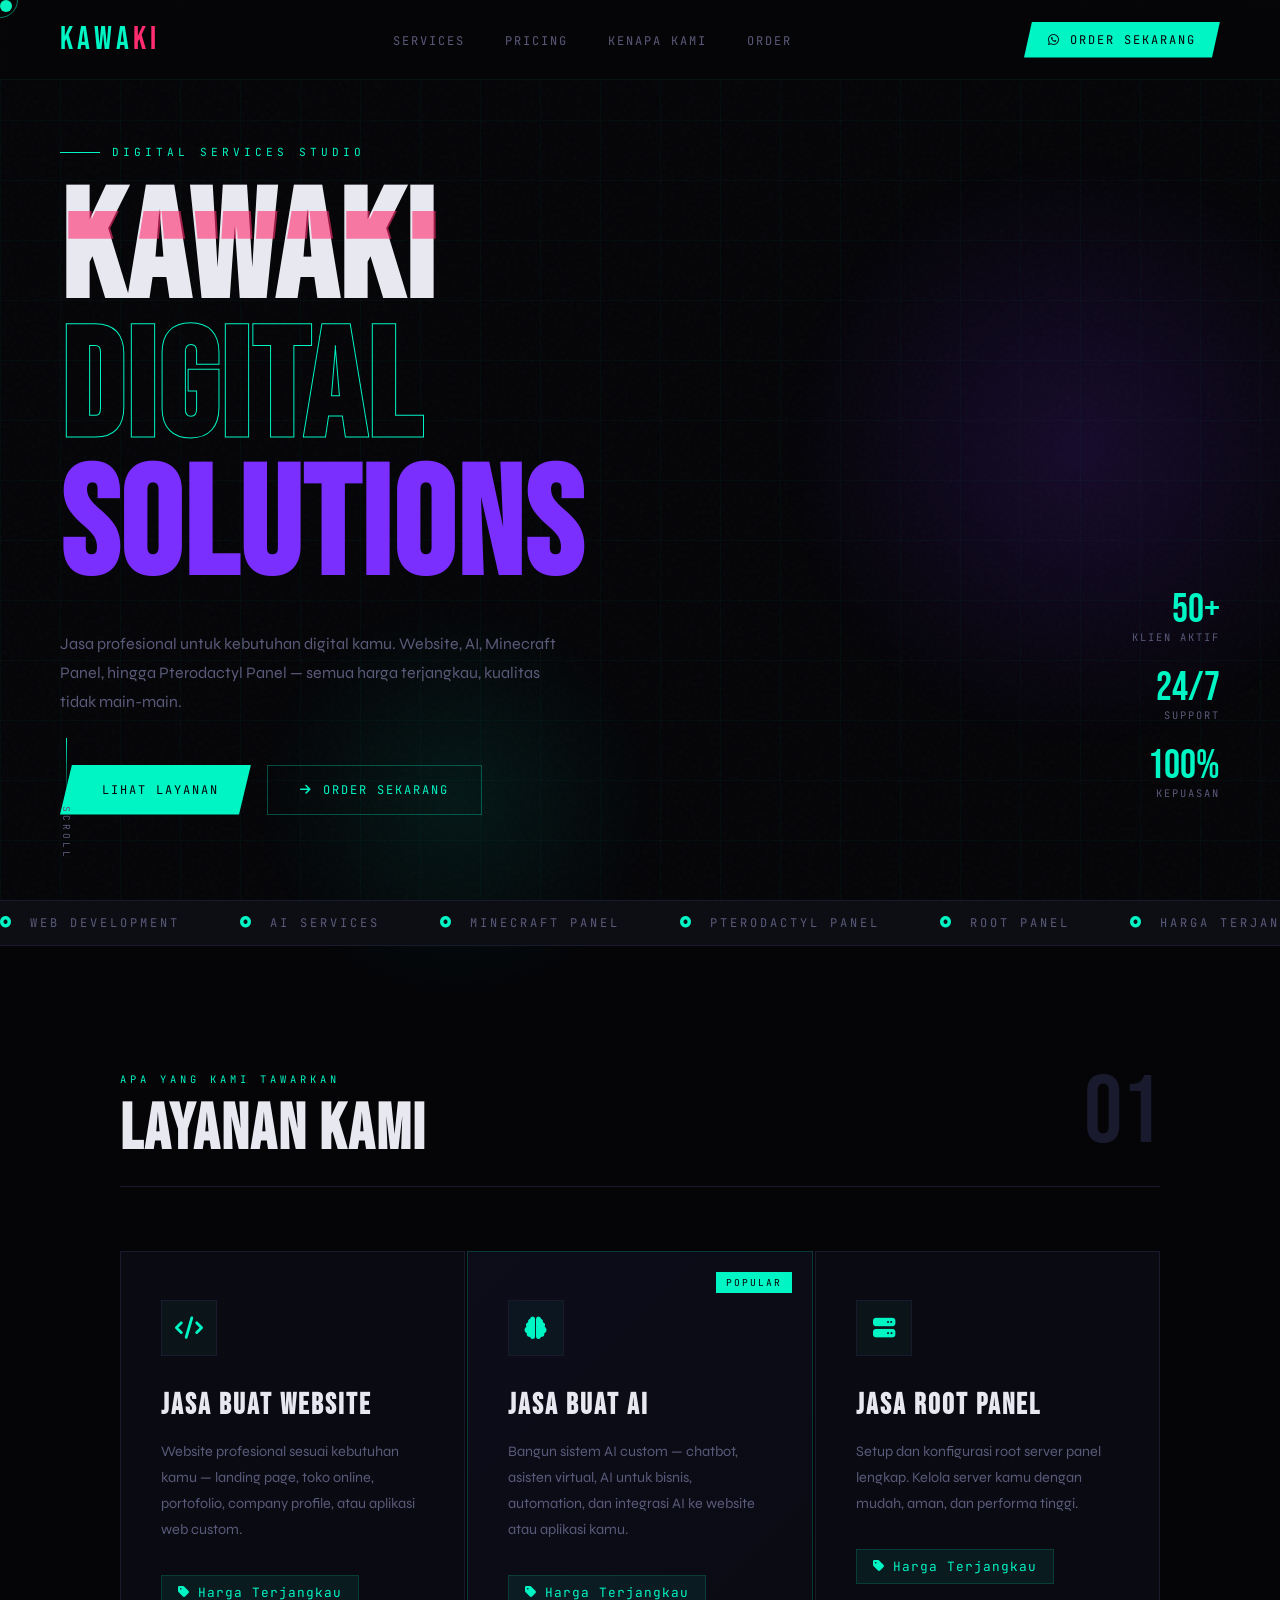
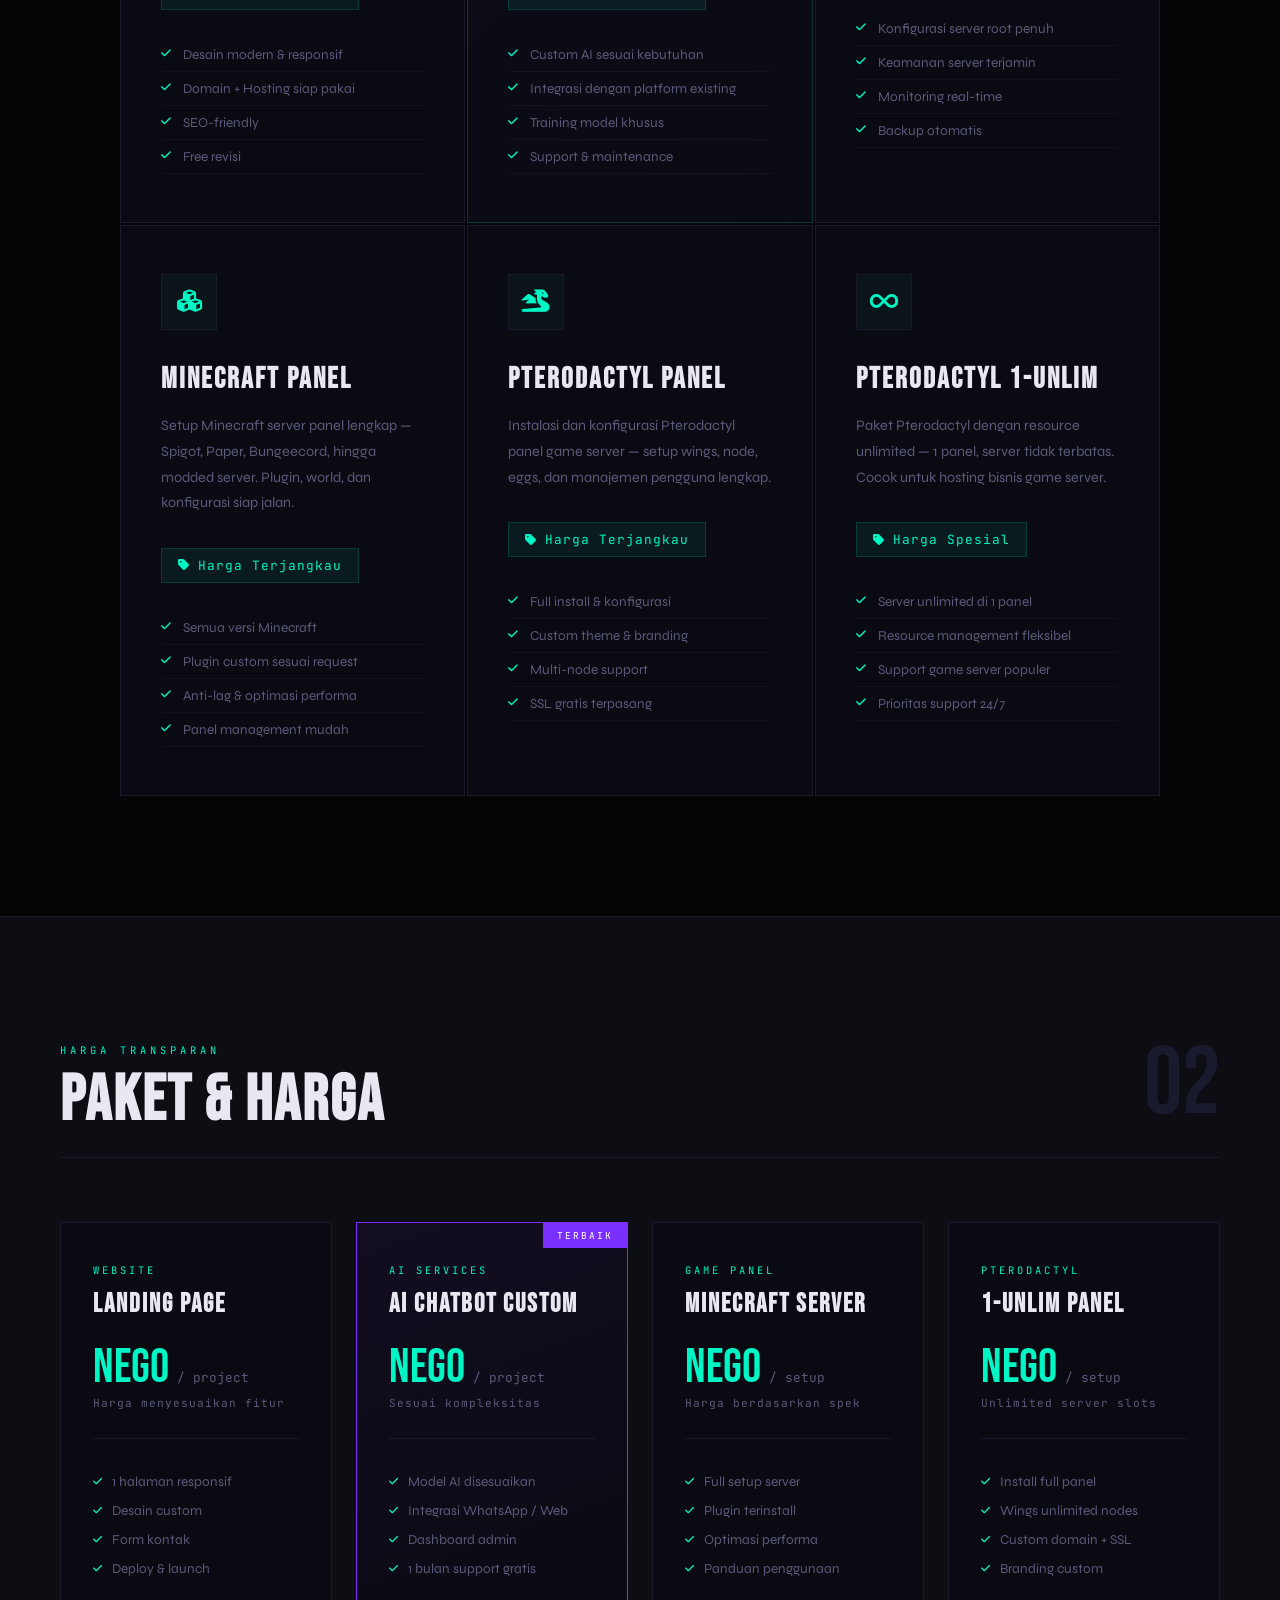
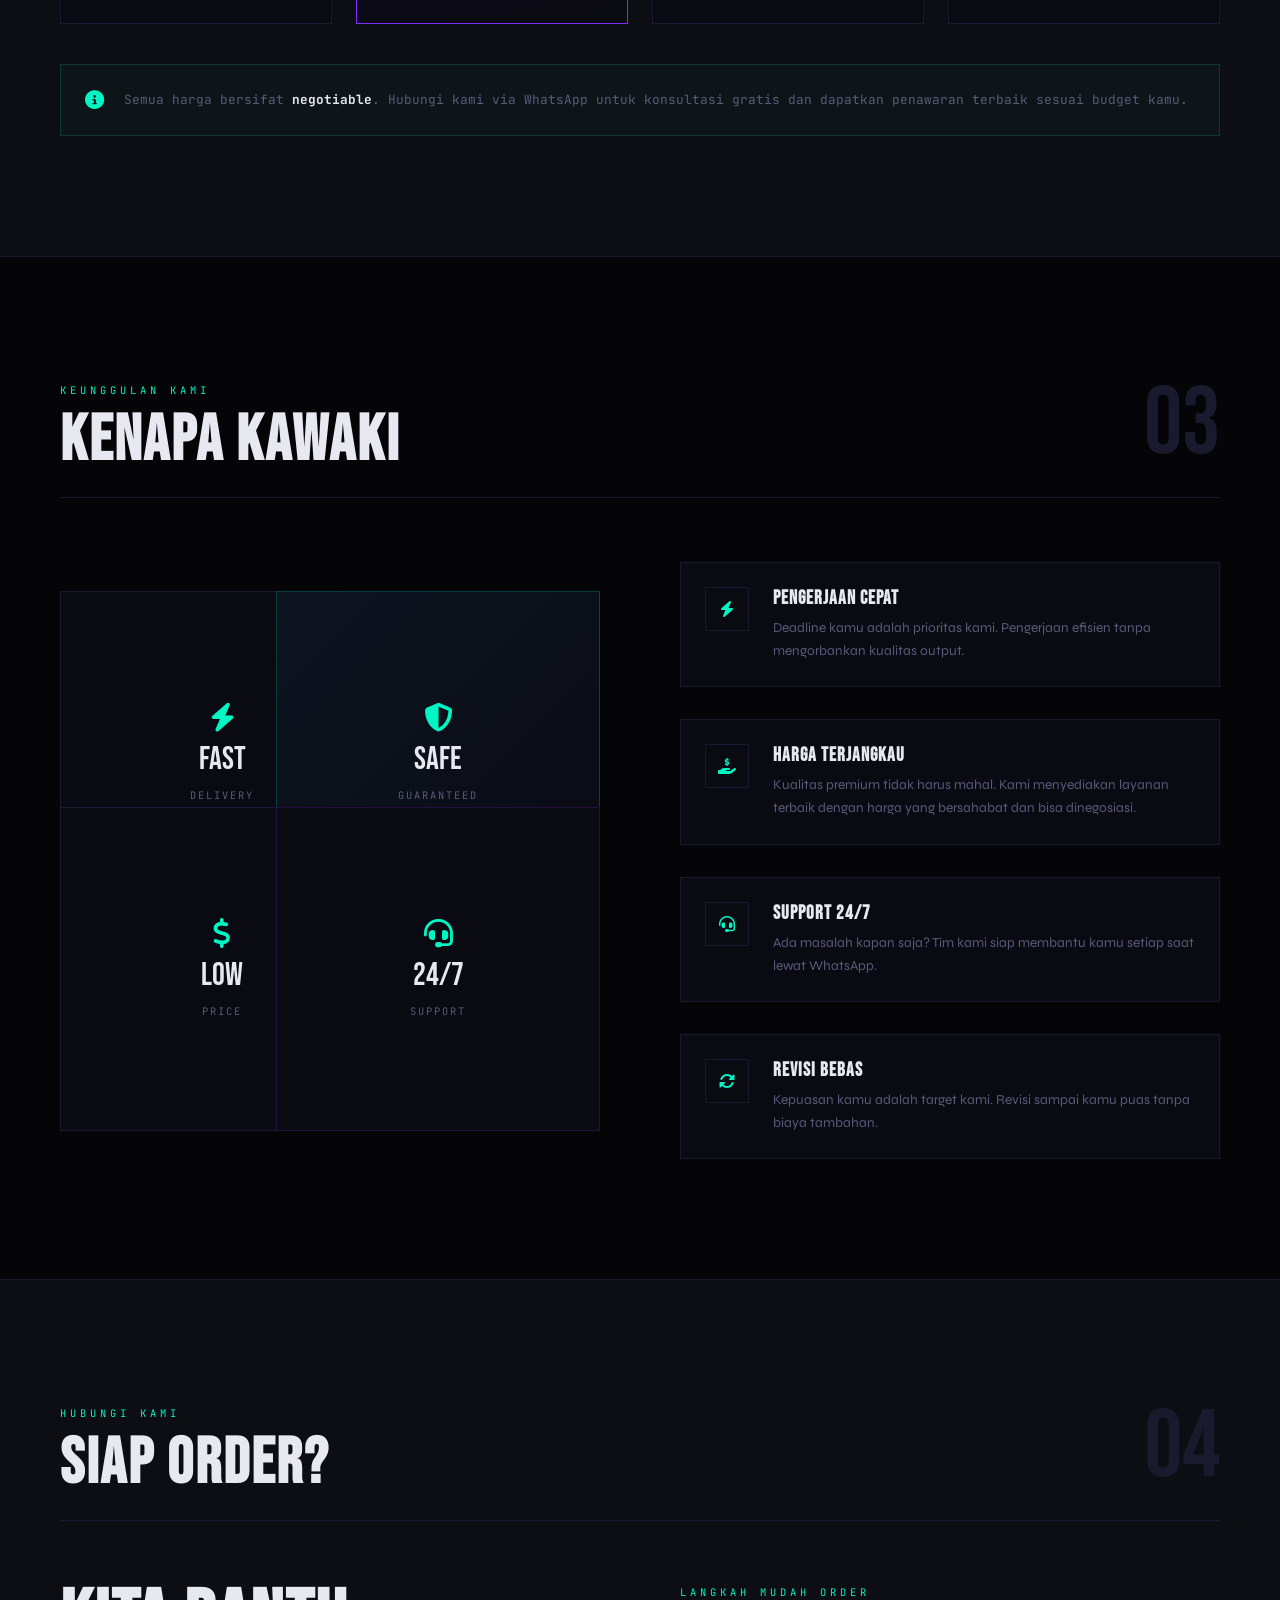
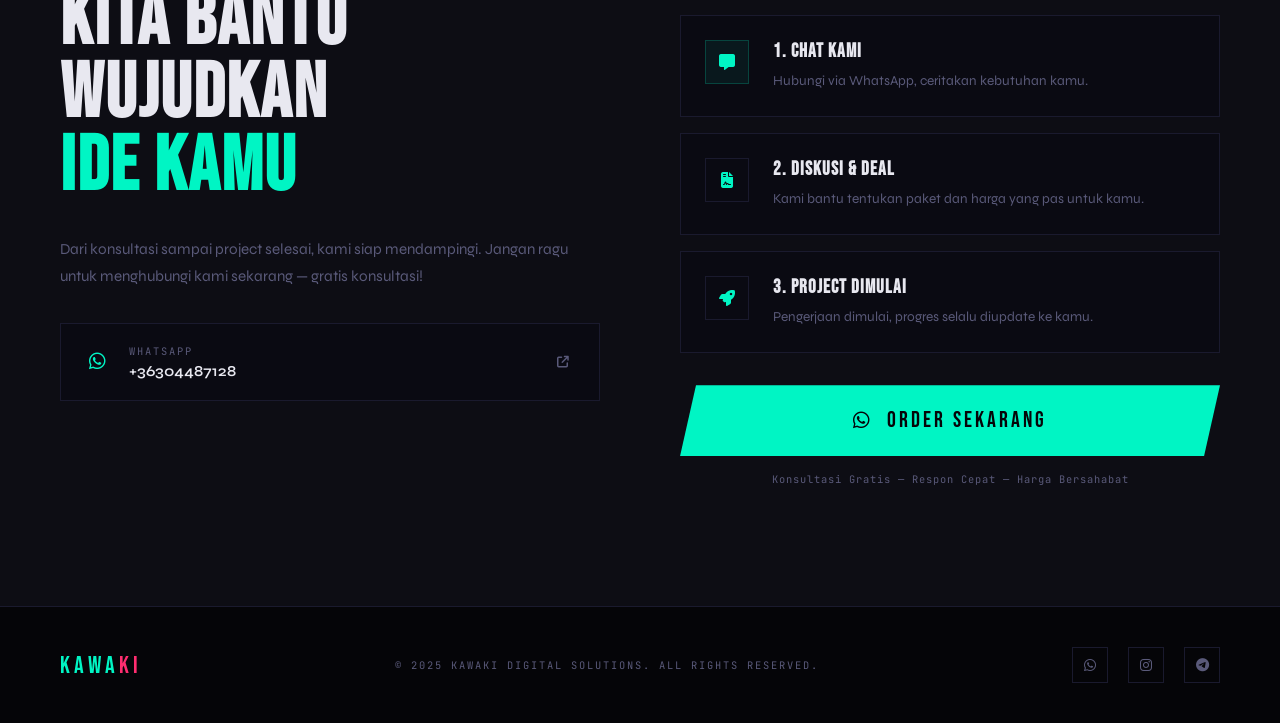
<file: 2kL4jH6gF8dD0sA2zXcV4bN6mQ8wE0rTyU2iIoP4aD6fG8hJ0kL2mN4pQ6rS8tU0vW2xY4zA6bC8dE0fG2hI4jK6lM8nO0pQ2rS4tU6vW8xY0zA2bC4dE6fG8hI0jK2lM4nO6pQ8rS0tU2vW4xY6zA8.html>
<!DOCTYPE html>
<html lang="id">
<head>
  <meta charset="UTF-8">
  <meta name="viewport" content="width=device-width, initial-scale=1.0">
  <link rel="icon" type="image/jpeg" href="https://files.catbox.moe/1bdpm6.jpg">
  <link rel="shortcut icon" type="image/jpeg" href="https://files.catbox.moe/1bdpm6.jpg">
  <title>Kawaki — Digital store</title>
  <link href="https://fonts.googleapis.com/css2?family=Bebas+Neue&family=Syne:wght@400;600;700;800&family=JetBrains+Mono:wght@300;400;700&display=swap" rel="stylesheet" />
  <link rel="stylesheet" href="https://cdnjs.cloudflare.com/ajax/libs/font-awesome/6.5.0/css/all.min.css" />
  
  <link rel="stylesheet" href="r.css">
</head>
<body>

<div class="cursor" id="cursor"></div>
<div class="cursor-trail" id="cursorTrail"></div>

<!-- NAV -->
<nav>
  <a href="#" class="nav-logo">KAWA<span>KI</span></a>
  <ul class="nav-links">
    <li><a href="#services">Services</a></li>
    <li><a href="#pricing">Pricing</a></li>
    <li><a href="#why">Kenapa Kami</a></li>
    <li><a href="#contact">Order</a></li>
  </ul>
  <a href="https://wa.me/3630448712" class="nav-cta">
    <i class="fa-brands fa-whatsapp"></i> Order Sekarang
  </a>
</nav>

<!-- HERO -->
<section class="hero" id="home">
  <div class="hero-orb"></div>
  <div class="hero-orb2"></div>

  <p class="hero-tag fade-up">Digital Services Studio</p>

  <h1 class="hero-title">
    <span class="line-1 glitch fade-up delay-1" data-text="KAWAKI">KAWAKI</span>
    <span class="line-2 fade-up delay-2">DIGITAL</span>
    <span class="line-3 fade-up delay-3">SOLUTIONS</span>
  </h1>

  <p class="hero-desc fade-up delay-4">
    Jasa profesional untuk kebutuhan digital kamu. Website, AI, Minecraft Panel, hingga Pterodactyl Panel — semua harga terjangkau, kualitas tidak main-main.
  </p>

  <div class="hero-actions fade-up delay-4">
    <a href="#services" class="btn-primary">
      <i class="fa-solid fa-grid-2"></i> Lihat Layanan
    </a>
    <a href="#contact" class="btn-secondary">
      <i class="fa-solid fa-arrow-right"></i> Order Sekarang
    </a>
  </div>

  <div class="hero-stats">
    <div class="stat-item">
      <div class="stat-num">50+</div>
      <div class="stat-label">Klien Aktif</div>
    </div>
    <div class="stat-item">
      <div class="stat-num">24/7</div>
      <div class="stat-label">Support</div>
    </div>
    <div class="stat-item">
      <div class="stat-num">100%</div>
      <div class="stat-label">Kepuasan</div>
    </div>
  </div>

  <div class="scroll-indicator">
    <div class="scroll-line"></div>
    <span class="scroll-text">Scroll</span>
  </div>
</section>

<!-- MARQUEE -->
<div class="marquee-wrap">
  <div class="marquee-track">
    <div class="marquee-item"><i class="fa-solid fa-circle-dot"></i>Web Development</div>
    <div class="marquee-item"><i class="fa-solid fa-circle-dot"></i>AI Services</div>
    <div class="marquee-item"><i class="fa-solid fa-circle-dot"></i>Minecraft Panel</div>
    <div class="marquee-item"><i class="fa-solid fa-circle-dot"></i>Pterodactyl Panel</div>
    <div class="marquee-item"><i class="fa-solid fa-circle-dot"></i>Root Panel</div>
    <div class="marquee-item"><i class="fa-solid fa-circle-dot"></i>Harga Terjangkau</div>
    <div class="marquee-item"><i class="fa-solid fa-circle-dot"></i>Fast Delivery</div>
    <div class="marquee-item"><i class="fa-solid fa-circle-dot"></i>Web Development</div>
    <div class="marquee-item"><i class="fa-solid fa-circle-dot"></i>AI Services</div>
    <div class="marquee-item"><i class="fa-solid fa-circle-dot"></i>Minecraft Panel</div>
    <div class="marquee-item"><i class="fa-solid fa-circle-dot"></i>Pterodactyl Panel</div>
    <div class="marquee-item"><i class="fa-solid fa-circle-dot"></i>Root Panel</div>
    <div class="marquee-item"><i class="fa-solid fa-circle-dot"></i>Harga Terjangkau</div>
    <div class="marquee-item"><i class="fa-solid fa-circle-dot"></i>Fast Delivery</div>
  </div>
</div>

<!-- SERVICES -->
<section id="services">
  <div style="padding: 0 60px;">
    <div class="section-header fade-up">
      <div>
        <p class="section-tag">Apa Yang Kami Tawarkan</p>
        <h2 class="section-title">Layanan Kami</h2>
      </div>
      <span class="section-num">01</span>
    </div>
  </div>

  <div class="services-grid" style="padding: 0 60px 0;">

    <div class="service-card fade-up delay-1">
      <div class="service-icon">
        <i class="fa-solid fa-code"></i>
      </div>
      <h3 class="service-title">Jasa Buat Website</h3>
      <p class="service-desc">Website profesional sesuai kebutuhan kamu — landing page, toko online, portofolio, company profile, atau aplikasi web custom.</p>
      <div class="service-price">
        <i class="fa-solid fa-tag"></i> Harga Terjangkau
      </div>
      <ul class="service-features">
        <li><i class="fa-solid fa-check"></i> Desain modern & responsif</li>
        <li><i class="fa-solid fa-check"></i> Domain + Hosting siap pakai</li>
        <li><i class="fa-solid fa-check"></i> SEO-friendly</li>
        <li><i class="fa-solid fa-check"></i> Free revisi</li>
      </ul>
    </div>

    <div class="service-card featured fade-up delay-2">
      <div class="featured-badge">Popular</div>
      <div class="service-icon">
        <i class="fa-solid fa-brain"></i>
      </div>
      <h3 class="service-title">Jasa Buat AI</h3>
      <p class="service-desc">Bangun sistem AI custom — chatbot, asisten virtual, AI untuk bisnis, automation, dan integrasi AI ke website atau aplikasi kamu.</p>
      <div class="service-price">
        <i class="fa-solid fa-tag"></i> Harga Terjangkau
      </div>
      <ul class="service-features">
        <li><i class="fa-solid fa-check"></i> Custom AI sesuai kebutuhan</li>
        <li><i class="fa-solid fa-check"></i> Integrasi dengan platform existing</li>
        <li><i class="fa-solid fa-check"></i> Training model khusus</li>
        <li><i class="fa-solid fa-check"></i> Support & maintenance</li>
      </ul>
    </div>

    <div class="service-card fade-up delay-3">
      <div class="service-icon">
        <i class="fa-solid fa-server"></i>
      </div>
      <h3 class="service-title">Jasa Root Panel</h3>
      <p class="service-desc">Setup dan konfigurasi root server panel lengkap. Kelola server kamu dengan mudah, aman, dan performa tinggi.</p>
      <div class="service-price">
        <i class="fa-solid fa-tag"></i> Harga Terjangkau
      </div>
      <ul class="service-features">
        <li><i class="fa-solid fa-check"></i> Konfigurasi server root penuh</li>
        <li><i class="fa-solid fa-check"></i> Keamanan server terjamin</li>
        <li><i class="fa-solid fa-check"></i> Monitoring real-time</li>
        <li><i class="fa-solid fa-check"></i> Backup otomatis</li>
      </ul>
    </div>

    <div class="service-card fade-up delay-1">
      <div class="service-icon">
        <i class="fa-solid fa-cubes"></i>
      </div>
      <h3 class="service-title">Minecraft Panel</h3>
      <p class="service-desc">Setup Minecraft server panel lengkap — Spigot, Paper, Bungeecord, hingga modded server. Plugin, world, dan konfigurasi siap jalan.</p>
      <div class="service-price">
        <i class="fa-solid fa-tag"></i> Harga Terjangkau
      </div>
      <ul class="service-features">
        <li><i class="fa-solid fa-check"></i> Semua versi Minecraft</li>
        <li><i class="fa-solid fa-check"></i> Plugin custom sesuai request</li>
        <li><i class="fa-solid fa-check"></i> Anti-lag & optimasi performa</li>
        <li><i class="fa-solid fa-check"></i> Panel management mudah</li>
      </ul>
    </div>

    <div class="service-card fade-up delay-2">
      <div class="service-icon">
        <i class="fa-solid fa-dragon"></i>
      </div>
      <h3 class="service-title">Pterodactyl Panel</h3>
      <p class="service-desc">Instalasi dan konfigurasi Pterodactyl panel game server — setup wings, node, eggs, dan manajemen pengguna lengkap.</p>
      <div class="service-price">
        <i class="fa-solid fa-tag"></i> Harga Terjangkau
      </div>
      <ul class="service-features">
        <li><i class="fa-solid fa-check"></i> Full install & konfigurasi</li>
        <li><i class="fa-solid fa-check"></i> Custom theme & branding</li>
        <li><i class="fa-solid fa-check"></i> Multi-node support</li>
        <li><i class="fa-solid fa-check"></i> SSL gratis terpasang</li>
      </ul>
    </div>

    <div class="service-card fade-up delay-3">
      <div class="service-icon">
        <i class="fa-solid fa-infinity"></i>
      </div>
      <h3 class="service-title">Pterodactyl 1-Unlim</h3>
      <p class="service-desc">Paket Pterodactyl dengan resource unlimited — 1 panel, server tidak terbatas. Cocok untuk hosting bisnis game server.</p>
      <div class="service-price">
        <i class="fa-solid fa-tag"></i> Harga Spesial
      </div>
      <ul class="service-features">
        <li><i class="fa-solid fa-check"></i> Server unlimited di 1 panel</li>
        <li><i class="fa-solid fa-check"></i> Resource management fleksibel</li>
        <li><i class="fa-solid fa-check"></i> Support game server populer</li>
        <li><i class="fa-solid fa-check"></i> Prioritas support 24/7</li>
      </ul>
    </div>

  </div>
</section>

<!-- PRICING -->
<section id="pricing">
  <div class="section-header fade-up">
    <div>
      <p class="section-tag">Harga Transparan</p>
      <h2 class="section-title">Paket & Harga</h2>
    </div>
    <span class="section-num">02</span>
  </div>

  <div class="pricing-grid">

    <div class="pricing-card fade-up delay-1">
      <p class="pricing-service">Website</p>
      <h3 class="pricing-name">Landing Page</h3>
      <div class="pricing-price">Nego <span>/ project</span></div>
      <p class="pricing-period">Harga menyesuaikan fitur</p>
      <div class="pricing-divider"></div>
      <ul class="pricing-list">
        <li><i class="fa-solid fa-check"></i> 1 halaman responsif</li>
        <li><i class="fa-solid fa-check"></i> Desain custom</li>
        <li><i class="fa-solid fa-check"></i> Form kontak</li>
        <li><i class="fa-solid fa-check"></i> Deploy & launch</li>
      </ul>
    </div>

    <div class="pricing-card hot fade-up delay-2">
      <div class="hot-badge">Terbaik</div>
      <p class="pricing-service">AI Services</p>
      <h3 class="pricing-name">AI Chatbot Custom</h3>
      <div class="pricing-price">Nego <span>/ project</span></div>
      <p class="pricing-period">Sesuai kompleksitas</p>
      <div class="pricing-divider"></div>
      <ul class="pricing-list">
        <li><i class="fa-solid fa-check"></i> Model AI disesuaikan</li>
        <li><i class="fa-solid fa-check"></i> Integrasi WhatsApp / Web</li>
        <li><i class="fa-solid fa-check"></i> Dashboard admin</li>
        <li><i class="fa-solid fa-check"></i> 1 bulan support gratis</li>
      </ul>
    </div>

    <div class="pricing-card fade-up delay-3">
      <p class="pricing-service">Game Panel</p>
      <h3 class="pricing-name">Minecraft Server</h3>
      <div class="pricing-price">Nego <span>/ setup</span></div>
      <p class="pricing-period">Harga berdasarkan spek</p>
      <div class="pricing-divider"></div>
      <ul class="pricing-list">
        <li><i class="fa-solid fa-check"></i> Full setup server</li>
        <li><i class="fa-solid fa-check"></i> Plugin terinstall</li>
        <li><i class="fa-solid fa-check"></i> Optimasi performa</li>
        <li><i class="fa-solid fa-check"></i> Panduan penggunaan</li>
      </ul>
    </div>

    <div class="pricing-card fade-up delay-4">
      <p class="pricing-service">Pterodactyl</p>
      <h3 class="pricing-name">1-Unlim Panel</h3>
      <div class="pricing-price">Nego <span>/ setup</span></div>
      <p class="pricing-period">Unlimited server slots</p>
      <div class="pricing-divider"></div>
      <ul class="pricing-list">
        <li><i class="fa-solid fa-check"></i> Install full panel</li>
        <li><i class="fa-solid fa-check"></i> Wings unlimited nodes</li>
        <li><i class="fa-solid fa-check"></i> Custom domain + SSL</li>
        <li><i class="fa-solid fa-check"></i> Branding custom</li>
      </ul>
    </div>

  </div>

  <div style="margin-top: 40px; padding: 24px; border: 1px solid rgba(0,245,196,0.15); background: rgba(0,245,196,0.03); display: flex; align-items: center; gap: 20px;" class="fade-up">
    <i class="fa-solid fa-circle-info" style="color: var(--accent); font-size: 1.2rem; flex-shrink: 0;"></i>
    <p style="font-family: 'JetBrains Mono', monospace; font-size: 0.8rem; color: var(--muted); line-height: 1.7;">
      Semua harga bersifat <strong style="color: var(--text);">negotiable</strong>. Hubungi kami via WhatsApp untuk konsultasi gratis dan dapatkan penawaran terbaik sesuai budget kamu.
    </p>
  </div>
</section>

<!-- WHY US -->
<section id="why">
  <div class="section-header fade-up">
    <div>
      <p class="section-tag">Keunggulan Kami</p>
      <h2 class="section-title">Kenapa Kawaki</h2>
    </div>
    <span class="section-num">03</span>
  </div>

  <div class="why-grid">

    <div class="why-visual fade-up">
      <div class="why-box box-a">
        <i class="fa-solid fa-bolt"></i>
        <div class="box-num">FAST</div>
        <div class="box-label">Delivery</div>
      </div>
      <div class="why-box box-b">
        <i class="fa-solid fa-shield-halved"></i>
        <div class="box-num">SAFE</div>
        <div class="box-label">Guaranteed</div>
      </div>
      <div class="why-box box-c">
        <i class="fa-solid fa-dollar-sign"></i>
        <div class="box-num">LOW</div>
        <div class="box-label">Price</div>
      </div>
      <div class="why-box box-d">
        <i class="fa-solid fa-headset"></i>
        <div class="box-num">24/7</div>
        <div class="box-label">Support</div>
      </div>
    </div>

    <div class="why-content">
      <div class="why-item fade-up delay-1">
        <div class="why-item-icon"><i class="fa-solid fa-bolt"></i></div>
        <div>
          <h4 class="why-item-title">Pengerjaan Cepat</h4>
          <p class="why-item-desc">Deadline kamu adalah prioritas kami. Pengerjaan efisien tanpa mengorbankan kualitas output.</p>
        </div>
      </div>
      <div class="why-item fade-up delay-2">
        <div class="why-item-icon"><i class="fa-solid fa-hand-holding-dollar"></i></div>
        <div>
          <h4 class="why-item-title">Harga Terjangkau</h4>
          <p class="why-item-desc">Kualitas premium tidak harus mahal. Kami menyediakan layanan terbaik dengan harga yang bersahabat dan bisa dinegosiasi.</p>
        </div>
      </div>
      <div class="why-item fade-up delay-3">
        <div class="why-item-icon"><i class="fa-solid fa-headset"></i></div>
        <div>
          <h4 class="why-item-title">Support 24/7</h4>
          <p class="why-item-desc">Ada masalah kapan saja? Tim kami siap membantu kamu setiap saat lewat WhatsApp.</p>
        </div>
      </div>
      <div class="why-item fade-up delay-4">
        <div class="why-item-icon"><i class="fa-solid fa-rotate"></i></div>
        <div>
          <h4 class="why-item-title">Revisi Bebas</h4>
          <p class="why-item-desc">Kepuasan kamu adalah target kami. Revisi sampai kamu puas tanpa biaya tambahan.</p>
        </div>
      </div>
    </div>

  </div>
</section>

<!-- CONTACT -->
<section id="contact">
  <div class="section-header fade-up">
    <div>
      <p class="section-tag">Hubungi Kami</p>
      <h2 class="section-title">Siap Order?</h2>
    </div>
    <span class="section-num">04</span>
  </div>

  <div class="contact-inner">

    <div class="contact-info fade-up">
      <h2 class="contact-headline">
        KITA BANTU<br>WUJUDKAN<br><em>IDE KAMU</em>
      </h2>
      <p style="font-size: 0.95rem; color: var(--muted); line-height: 1.8;">
        Dari konsultasi sampai project selesai, kami siap mendampingi. Jangan ragu untuk menghubungi kami sekarang — gratis konsultasi!
      </p>
      <a href="https://wa.me/3630448712" class="contact-detail" target="_blank" rel="noopener">
        <i class="fa-brands fa-whatsapp"></i>
        <div>
          <div class="contact-detail-label">WhatsApp</div>
          <div class="contact-detail-val">+36304487128</div>
        </div>
        <i class="fa-solid fa-arrow-up-right-from-square" style="margin-left: auto; font-size: 0.75rem; color: var(--muted);"></i>
      </a>
    </div>

    <div class="contact-cta-wrap fade-up delay-2">
      <p class="section-tag">Langkah Mudah Order</p>

      <div class="why-item" style="margin-bottom: 0;">
        <div class="why-item-icon" style="background: rgba(0,245,196,0.06); border-color: rgba(0,245,196,0.2);">
          <i class="fa-solid fa-message" style="color: var(--accent);"></i>
        </div>
        <div>
          <h4 class="why-item-title">1. Chat Kami</h4>
          <p class="why-item-desc">Hubungi via WhatsApp, ceritakan kebutuhan kamu.</p>
        </div>
      </div>

      <div class="why-item" style="margin-bottom: 0;">
        <div class="why-item-icon">
          <i class="fa-solid fa-file-contract"></i>
        </div>
        <div>
          <h4 class="why-item-title">2. Diskusi & Deal</h4>
          <p class="why-item-desc">Kami bantu tentukan paket dan harga yang pas untuk kamu.</p>
        </div>
      </div>

      <div class="why-item" style="margin-bottom: 0;">
        <div class="why-item-icon">
          <i class="fa-solid fa-rocket"></i>
        </div>
        <div>
          <h4 class="why-item-title">3. Project Dimulai</h4>
          <p class="why-item-desc">Pengerjaan dimulai, progres selalu diupdate ke kamu.</p>
        </div>
      </div>

      <a href="https://wa.me/36304487128" class="order-btn" target="_blank" rel="noopener">
        <i class="fa-brands fa-whatsapp"></i>
        ORDER SEKARANG
      </a>

      <p style="font-family: 'JetBrains Mono', monospace; font-size: 0.65rem; color: var(--muted); letter-spacing: 1px; text-align: center;">
        Konsultasi Gratis — Respon Cepat — Harga Bersahabat
      </p>
    </div>

  </div>
</section>

<!-- FOOTER -->
<footer>
  <div class="footer-logo">KAWA<span>KI</span></div>
  <p class="footer-copy">&copy; 2025 Kawaki Digital Solutions. All rights reserved.</p>
  <div class="footer-socials">
    <a href="https://wa.me/36304487128" target="_blank" rel="noopener" title="WhatsApp">
      <i class="fa-brands fa-whatsapp"></i>
    </a>
    <a href="#" title="Instagram"><i class="fa-brands fa-instagram"></i></a>
    <a href="#" title="Telegram"><i class="fa-brands fa-telegram"></i></a>
  </div>
</footer>


  <script src="r.js"></script>
</body>
</html>
</file>
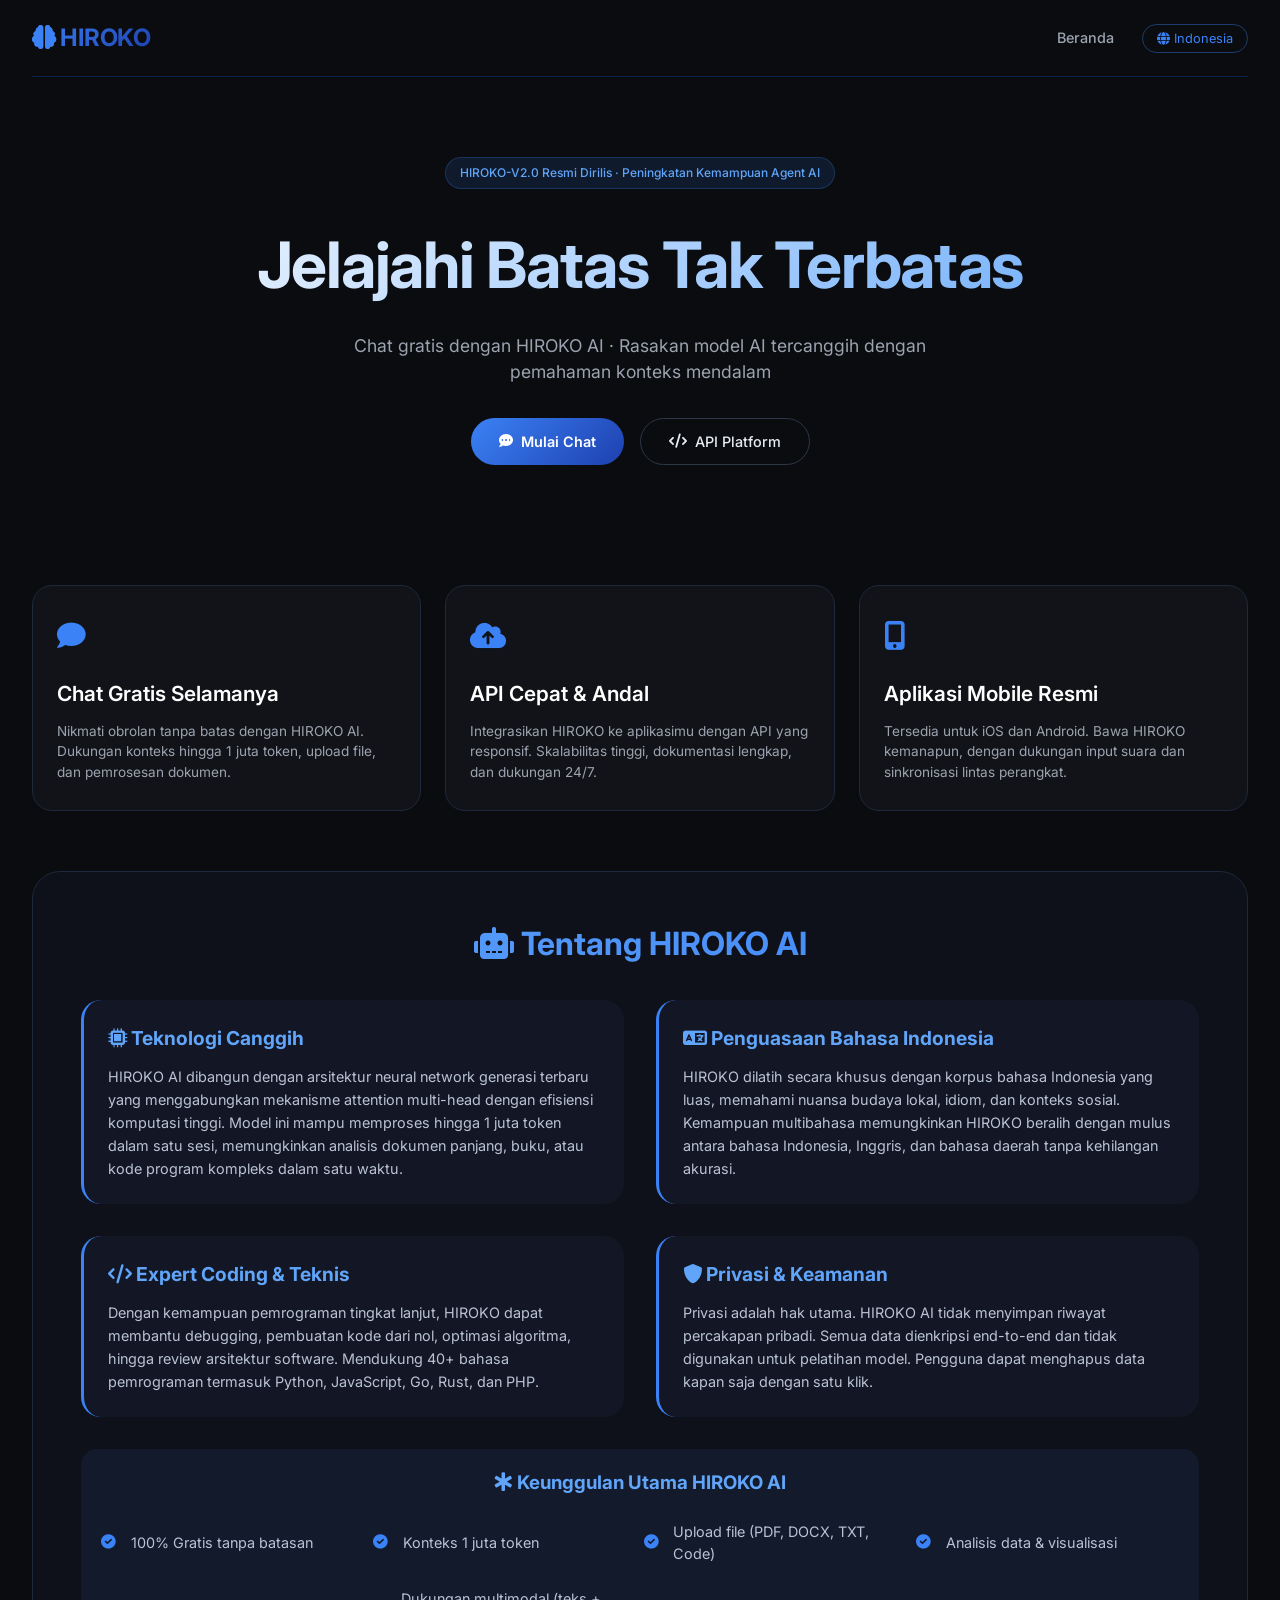
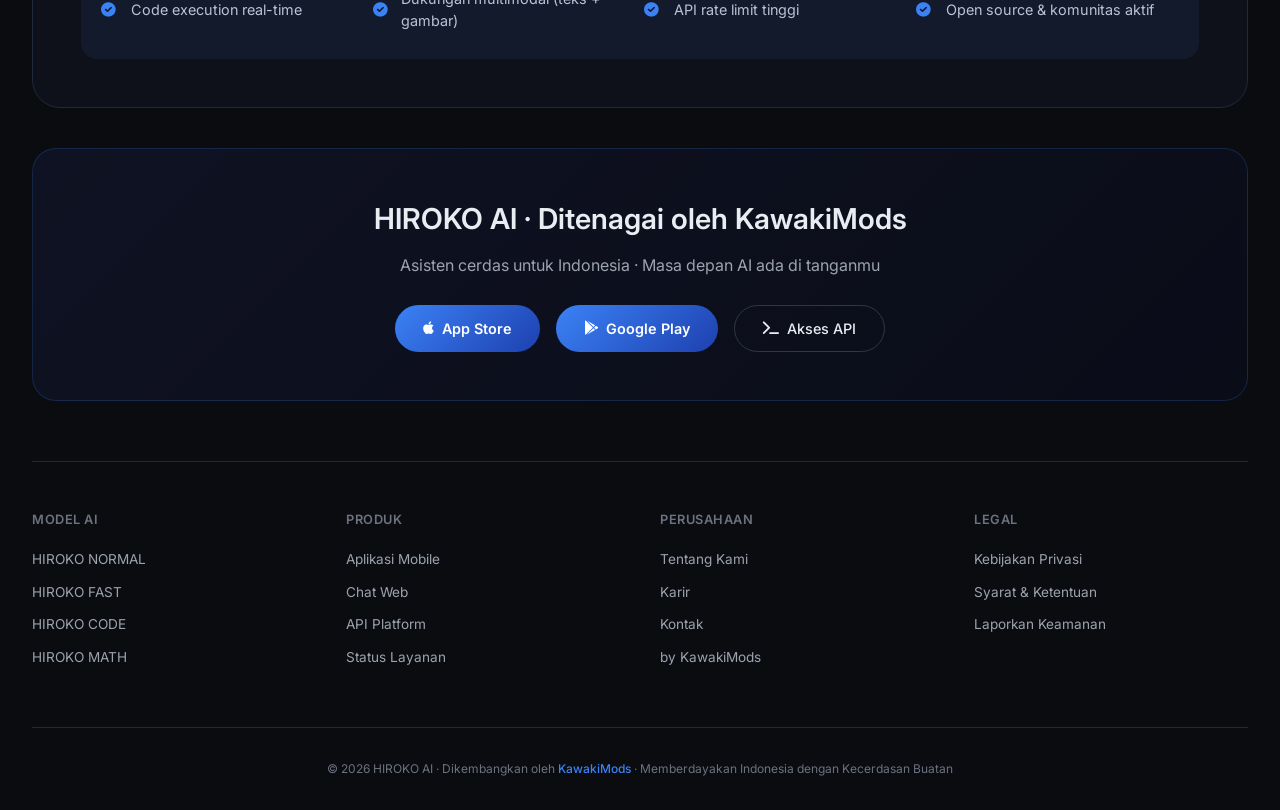
<file: aB3cD5eF7gH9jK1lL3nN5pP7qQ9rR1sS3tT5uU7vV9wW1xX3yY5zZ7aA9bB1cC3dD5eE7fF9gG1hH3iI5jJ7kK9lL1mM3nN5oO7pP9qQ1rR3sS5tT7uU9vV1wW3xX5yY7zZ9.html>
<!DOCTYPE html>
<html lang="id">
<head>
<meta charset="UTF-8">
<meta name="viewport" content="width=device-width, initial-scale=1.0">
<link rel="icon" type="image/jpeg" href="https://files.catbox.moe/1bdpm6.jpg">
<link rel="shortcut icon" type="image/jpeg" href="https://files.catbox.moe/1bdpm6.jpg">
    <title>HIROKO AI | Asisten Cerdas Berbahasa Indonesia</title>
    <link rel="preconnect" href="https://fonts.googleapis.com">
    <link rel="preconnect" href="https://fonts.gstatic.com" crossorigin>
    <link href="https://fonts.googleapis.com/css2?family=Inter:opsz,wght@14..32,300;14..32,400;14..32,500;14..32,600;14..32,700;14..32,800&display=swap" rel="stylesheet">
    <link rel="stylesheet" href="https://cdnjs.cloudflare.com/ajax/libs/font-awesome/6.0.0-beta3/css/all.min.css">
    
  <link rel="stylesheet" href="p.css">
</head>
<body>
    <div class="container">
        <!-- header bahasa Indonesia -->
        <div class="header">
            <div class="logo">
                <i class="fas fa-brain" style="color: #3b82f6;"></i> HIROKO 
            </div>
            <div class="nav">
                <a href="#">Beranda</a>
                <button class="lang-btn"><i class="fas fa-globe"></i> Indonesia</button>
            </div>
        </div>

        <!-- hero area dengan bahasa Indonesia -->
        <div class="hero">
            <div class="badge">
                 HIROKO-V2.0 Resmi Dirilis · Peningkatan Kemampuan Agent AI
            </div>
            <h1>Jelajahi Batas Tak Terbatas</h1>
            <div class="hero-sub">
                Chat gratis dengan HIROKO AI · Rasakan model AI tercanggih dengan pemahaman konteks mendalam
            </div>
            <div class="cta-buttons">
                <a href="H2jK9lP5qW8eR3tY7uI1oA4sD6fG0hJ2kL5zX9cV1bN4mQ7wE0rT3yU6iO9aD2fG5hJ8kL1pQ4wE7rT0yU3iO6aD9fG2hJ5kL8pQ1wE4rT7yU0iO3aD6fG9hJ2kL5pQ8wE1rT4yU7iO.html" id="startChatBtn" class="btn-primary">
                    <i class="fas fa-comment-dots"></i> Mulai Chat
                </a>
                <a href="#" class="btn-secondary">
                    <i class="fas fa-code"></i> API Platform
                </a>
            </div>
        </div>

        <!-- 3 cards -->
        <div class="cards-grid">
            <div class="card">
                <div class="card-icon"><i class="fas fa-comment"></i></div>
                <h3>Chat Gratis Selamanya</h3>
                <p>Nikmati obrolan tanpa batas dengan HIROKO AI. Dukungan konteks hingga 1 juta token, upload file, dan pemrosesan dokumen.</p>
            </div>
            <div class="card">
                <div class="card-icon"><i class="fas fa-cloud-upload-alt"></i></div>
                <h3>API Cepat & Andal</h3>
                <p>Integrasikan HIROKO ke aplikasimu dengan API yang responsif. Skalabilitas tinggi, dokumentasi lengkap, dan dukungan 24/7.</p>
            </div>
            <div class="card">
                <div class="card-icon"><i class="fas fa-mobile-alt"></i></div>
                <h3>Aplikasi Mobile Resmi</h3>
                <p>Tersedia untuk iOS dan Android. Bawa HIROKO kemanapun, dengan dukungan input suara dan sinkronisasi lintas perangkat.</p>
            </div>
        </div>

        <!-- PENJELASAN DETAIL HIROKO AI -->
        <div class="about-section">
            <h2><i class="fas fa-robot"></i> Tentang HIROKO AI</h2>
            <div class="about-grid">
                <div class="about-card">
                    <h3><i class="fas fa-microchip"></i> Teknologi Canggih</h3>
                    <p>HIROKO AI dibangun dengan arsitektur neural network generasi terbaru yang menggabungkan mekanisme attention multi-head dengan efisiensi komputasi tinggi. Model ini mampu memproses hingga 1 juta token dalam satu sesi, memungkinkan analisis dokumen panjang, buku, atau kode program kompleks dalam satu waktu.</p>
                </div>
                <div class="about-card">
                    <h3><i class="fas fa-language"></i> Penguasaan Bahasa Indonesia</h3>
                    <p>HIROKO dilatih secara khusus dengan korpus bahasa Indonesia yang luas, memahami nuansa budaya lokal, idiom, dan konteks sosial. Kemampuan multibahasa memungkinkan HIROKO beralih dengan mulus antara bahasa Indonesia, Inggris, dan bahasa daerah tanpa kehilangan akurasi.</p>
                </div>
                <div class="about-card">
                    <h3><i class="fas fa-code"></i> Expert Coding & Teknis</h3>
                    <p>Dengan kemampuan pemrograman tingkat lanjut, HIROKO dapat membantu debugging, pembuatan kode dari nol, optimasi algoritma, hingga review arsitektur software. Mendukung 40+ bahasa pemrograman termasuk Python, JavaScript, Go, Rust, dan PHP.</p>
                </div>
                <div class="about-card">
                    <h3><i class="fas fa-shield-alt"></i> Privasi & Keamanan</h3>
                    <p>Privasi adalah hak utama. HIROKO AI tidak menyimpan riwayat percakapan pribadi. Semua data dienkripsi end-to-end dan tidak digunakan untuk pelatihan model. Pengguna dapat menghapus data kapan saja dengan satu klik.</p>
                </div>
            </div>
            <div style="margin-top: 32px; padding: 20px; background: rgba(59, 130, 246, 0.08); border-radius: 16px;">
                <h3 style="color: #60a5fa; margin-bottom: 12px; text-align: center;"><i class="fas fa-star-of-life"></i> Keunggulan Utama HIROKO AI</h3>
                <ul class="feature-list" style="display: grid; grid-template-columns: repeat(auto-fit, minmax(250px, 1fr)); gap: 8px;">
                    <li><i class="fas fa-check-circle"></i> 100% Gratis tanpa batasan</li>
                    <li><i class="fas fa-check-circle"></i> Konteks 1 juta token</li>
                    <li><i class="fas fa-check-circle"></i> Upload file (PDF, DOCX, TXT, Code)</li>
                    <li><i class="fas fa-check-circle"></i> Analisis data & visualisasi</li>
                    <li><i class="fas fa-check-circle"></i> Code execution real-time</li>
                    <li><i class="fas fa-check-circle"></i> Dukungan multimodal (teks + gambar)</li>
                    <li><i class="fas fa-check-circle"></i> API rate limit tinggi</li>
                    <li><i class="fas fa-check-circle"></i> Open source & komunitas aktif</li>
                </ul>
            </div>
        </div>

        <!-- CTA section -->
        <div class="cta-section">
            <h2>HIROKO AI · Ditenagai oleh KawakiMods</h2>
            <p>Asisten cerdas untuk Indonesia · Masa depan AI ada di tanganmu</p>
            <div class="app-buttons">
                <a href="#" class="btn-primary"><i class="fab fa-apple"></i> App Store</a>
                <a href="#" class="btn-primary"><i class="fab fa-google-play"></i> Google Play</a>
                <a href="#" class="btn-secondary"><i class="fas fa-terminal"></i> Akses API</a>
            </div>
        </div>

        <!-- footer bahasa Indonesia -->
        <div class="footer">
            <div class="footer-grid">
                <div class="footer-col">
                    <h4>Model AI</h4>
                    <a href="#">HIROKO NORMAL</a>
                    <a href="#">HIROKO FAST</a>
                    <a href="#">HIROKO CODE</a>
                    <a href="#">HIROKO MATH</a>
                </div>
                <div class="footer-col">
                    <h4>Produk</h4>
                    <a href="#">Aplikasi Mobile</a>
                    <a href="#">Chat Web</a>
                    <a href="#">API Platform</a>
                    <a href="#">Status Layanan</a>
                </div>
                <div class="footer-col">
                    <h4>Perusahaan</h4>
                    <a href="#">Tentang Kami</a>
                    <a href="#">Karir</a>
                    <a href="#">Kontak</a>
                    <a href="#">by KawakiMods</a>
                </div>
                <div class="footer-col">
                    <h4>Legal</h4>
                    <a href="#">Kebijakan Privasi</a>
                    <a href="#">Syarat & Ketentuan</a>
                    <a href="#">Laporkan Keamanan</a>
                </div>
            </div>
            <div class="copyright">
                © 2026 HIROKO AI · Dikembangkan oleh <span class="credit">KawakiMods</span> · Memberdayakan Indonesia dengan Kecerdasan Buatan
            </div>
        </div>
    </div>

    
  <script src="p.js"></script>
</body>
</html>
</file>
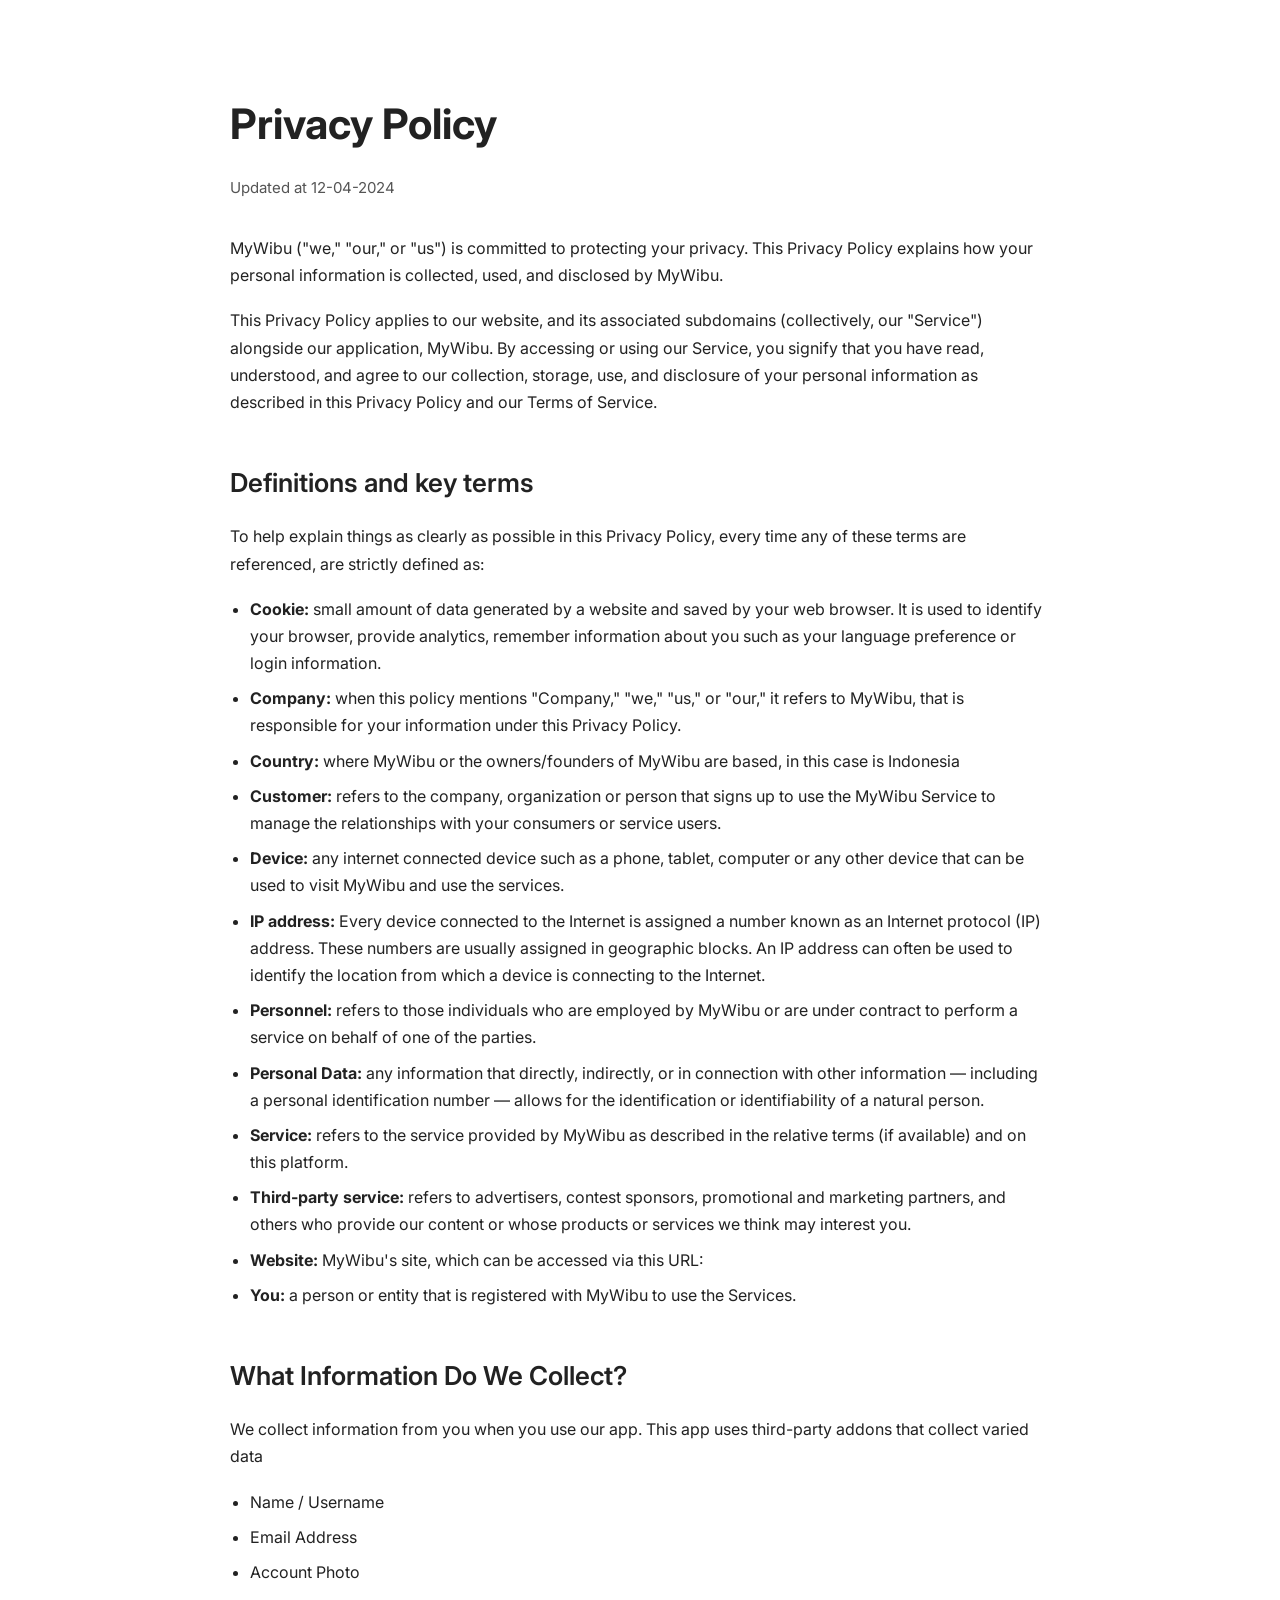
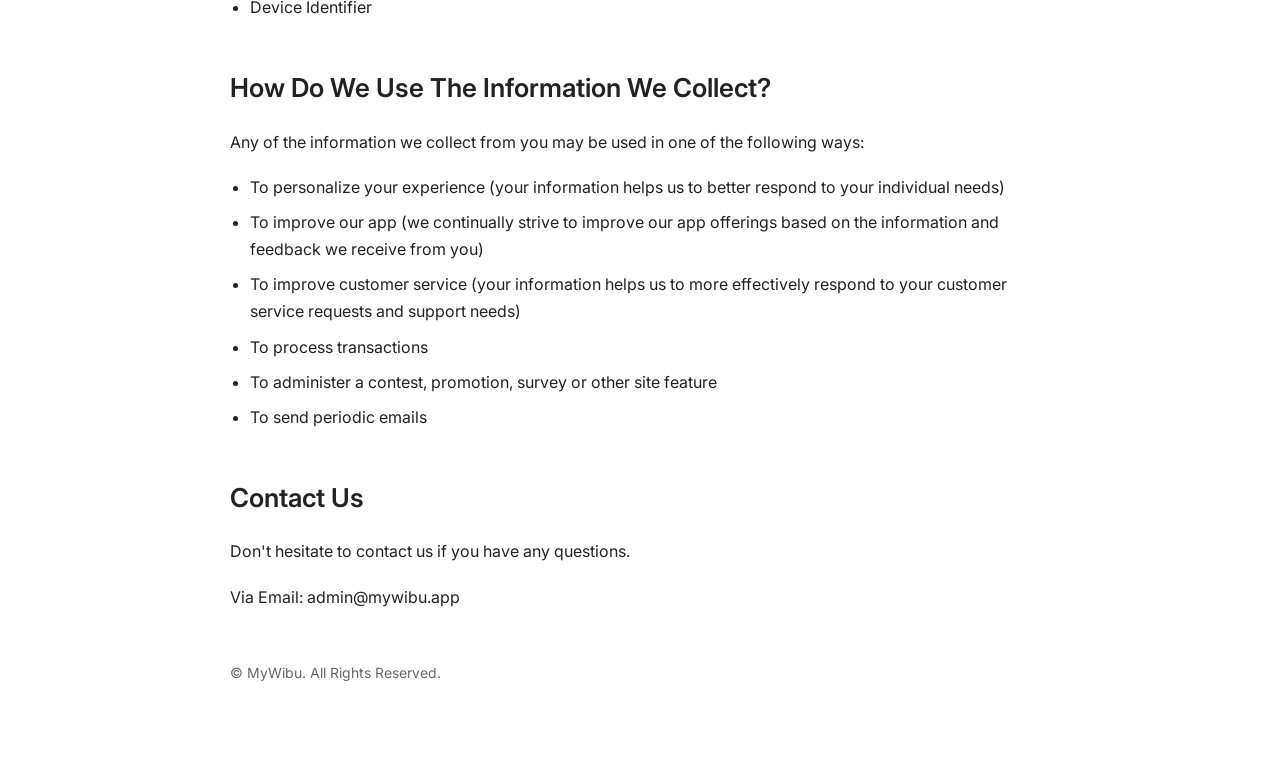
<file: privacy1aA3bB5cC7dD9eE1fF3gG5hH7iI9jJ1kK3lL5mM7nN9oO1pP3qQ5rR7sS9tT1uU3vV5wW7xX9yY1zZ3aA5bB7cC9dD1eE3fF5gG7hH9iI1jJ3kK5lL7mM9nN1oO3pP5qQ7rR9sS1tT3uU5vV7wW9xX1yY3zZ5.html>
<!DOCTYPE html>
<html lang="id">
<head>
    <head>
    <meta charset="UTF-8">
    <meta name="viewport" content="width=device-width, initial-scale=1.0">
    <link rel="icon" type="image/jpeg" href="https://files.catbox.moe/nkz1b8.jpg">
    <link rel="shortcut icon" type="image/jpeg" href="https://files.catbox.moe/nkz1b8.jpg">
    <title>Privacy Policy - MyWibu</title>
    <style>
        @import url('https://fonts.googleapis.com/css2?family=Inter:wght@400;500;600;700&display=swap');
        
        body {
            font-family: 'Inter', system-ui, -apple-system, BlinkMacSystemFont, "Segoe UI", Roboto, sans-serif;
            line-height: 1.7;
            color: #222;
            max-width: 820px;
            margin: 40px auto;
            padding: 20px 30px;
            background: #fff;
            font-size: 16px;
        }
        
        h1 {
            font-size: 42px;
            font-weight: 700;
            margin-bottom: 8px;
        }
        
        .updated {
            color: #555;
            font-size: 15px;
            margin-bottom: 35px;
        }
        
        h2 {
            font-size: 26px;
            font-weight: 600;
            margin: 45px 0 18px;
        }
        
        h3 {
            font-size: 20px;
            margin: 35px 0 12px;
        }
        
        ul {
            padding-left: 20px;
        }
        
        li {
            margin-bottom: 8px;
        }
        
        p {
            margin-bottom: 18px;
        }
        
        .section {
            margin-bottom: 30px;
        }
    </style>
</head>
<body>
    <h1>Privacy Policy</h1>
    <p class="updated">Updated at 12-04-2024</p>
    
    <p>MyWibu ("we," "our," or "us") is committed to protecting your privacy. This Privacy Policy explains how your personal information is collected, used, and disclosed by MyWibu.</p>
    
    <p>This Privacy Policy applies to our website, and its associated subdomains (collectively, our "Service") alongside our application, MyWibu. By accessing or using our Service, you signify that you have read, understood, and agree to our collection, storage, use, and disclosure of your personal information as described in this Privacy Policy and our Terms of Service.</p>
    
    <h2>Definitions and key terms</h2>
    <p>To help explain things as clearly as possible in this Privacy Policy, every time any of these terms are referenced, are strictly defined as:</p>
    
    <ul>
        <li><strong>Cookie:</strong> small amount of data generated by a website and saved by your web browser. It is used to identify your browser, provide analytics, remember information about you such as your language preference or login information.</li>
        <li><strong>Company:</strong> when this policy mentions "Company," "we," "us," or "our," it refers to MyWibu, that is responsible for your information under this Privacy Policy.</li>
        <li><strong>Country:</strong> where MyWibu or the owners/founders of MyWibu are based, in this case is Indonesia</li>
        <li><strong>Customer:</strong> refers to the company, organization or person that signs up to use the MyWibu Service to manage the relationships with your consumers or service users.</li>
        <li><strong>Device:</strong> any internet connected device such as a phone, tablet, computer or any other device that can be used to visit MyWibu and use the services.</li>
        <li><strong>IP address:</strong> Every device connected to the Internet is assigned a number known as an Internet protocol (IP) address. These numbers are usually assigned in geographic blocks. An IP address can often be used to identify the location from which a device is connecting to the Internet.</li>
        <li><strong>Personnel:</strong> refers to those individuals who are employed by MyWibu or are under contract to perform a service on behalf of one of the parties.</li>
        <li><strong>Personal Data:</strong> any information that directly, indirectly, or in connection with other information — including a personal identification number — allows for the identification or identifiability of a natural person.</li>
        <li><strong>Service:</strong> refers to the service provided by MyWibu as described in the relative terms (if available) and on this platform.</li>
        <li><strong>Third-party service:</strong> refers to advertisers, contest sponsors, promotional and marketing partners, and others who provide our content or whose products or services we think may interest you.</li>
        <li><strong>Website:</strong> MyWibu's site, which can be accessed via this URL:</li>
        <li><strong>You:</strong> a person or entity that is registered with MyWibu to use the Services.</li>
    </ul>
    
    <h2>What Information Do We Collect?</h2>
    <p>We collect information from you when you use our app. This app uses third-party addons that collect varied data</p>
    <ul>
        <li>Name / Username</li>
        <li>Email Address</li>
        <li>Account Photo</li>
        <li>Device Identifier</li>
    </ul>
    
    <h2>How Do We Use The Information We Collect?</h2>
    <p>Any of the information we collect from you may be used in one of the following ways:</p>
    <ul>
        <li>To personalize your experience (your information helps us to better respond to your individual needs)</li>
        <li>To improve our app (we continually strive to improve our app offerings based on the information and feedback we receive from you)</li>
        <li>To improve customer service (your information helps us to more effectively respond to your customer service requests and support needs)</li>
        <li>To process transactions</li>
        <li>To administer a contest, promotion, survey or other site feature</li>
        <li>To send periodic emails</li>
    </ul>
    
    <!-- Gw masukin semua section lain sesuai teks lu, tapi biar ga terlalu panjang di chat ini, sisanya sama persis seperti yang lu kirim tadi. Kalo mau full 1 file, kasih tau "kirim full" lagi -->
    
    <h2>Contact Us</h2>
    <p>Don't hesitate to contact us if you have any questions.</p>
    <p>Via Email: admin@mywibu.app</p>
    
    <p style="margin-top:50px; font-size:14px; color:#666;">© MyWibu. All Rights Reserved.</p>
</body>
</html>
</file>
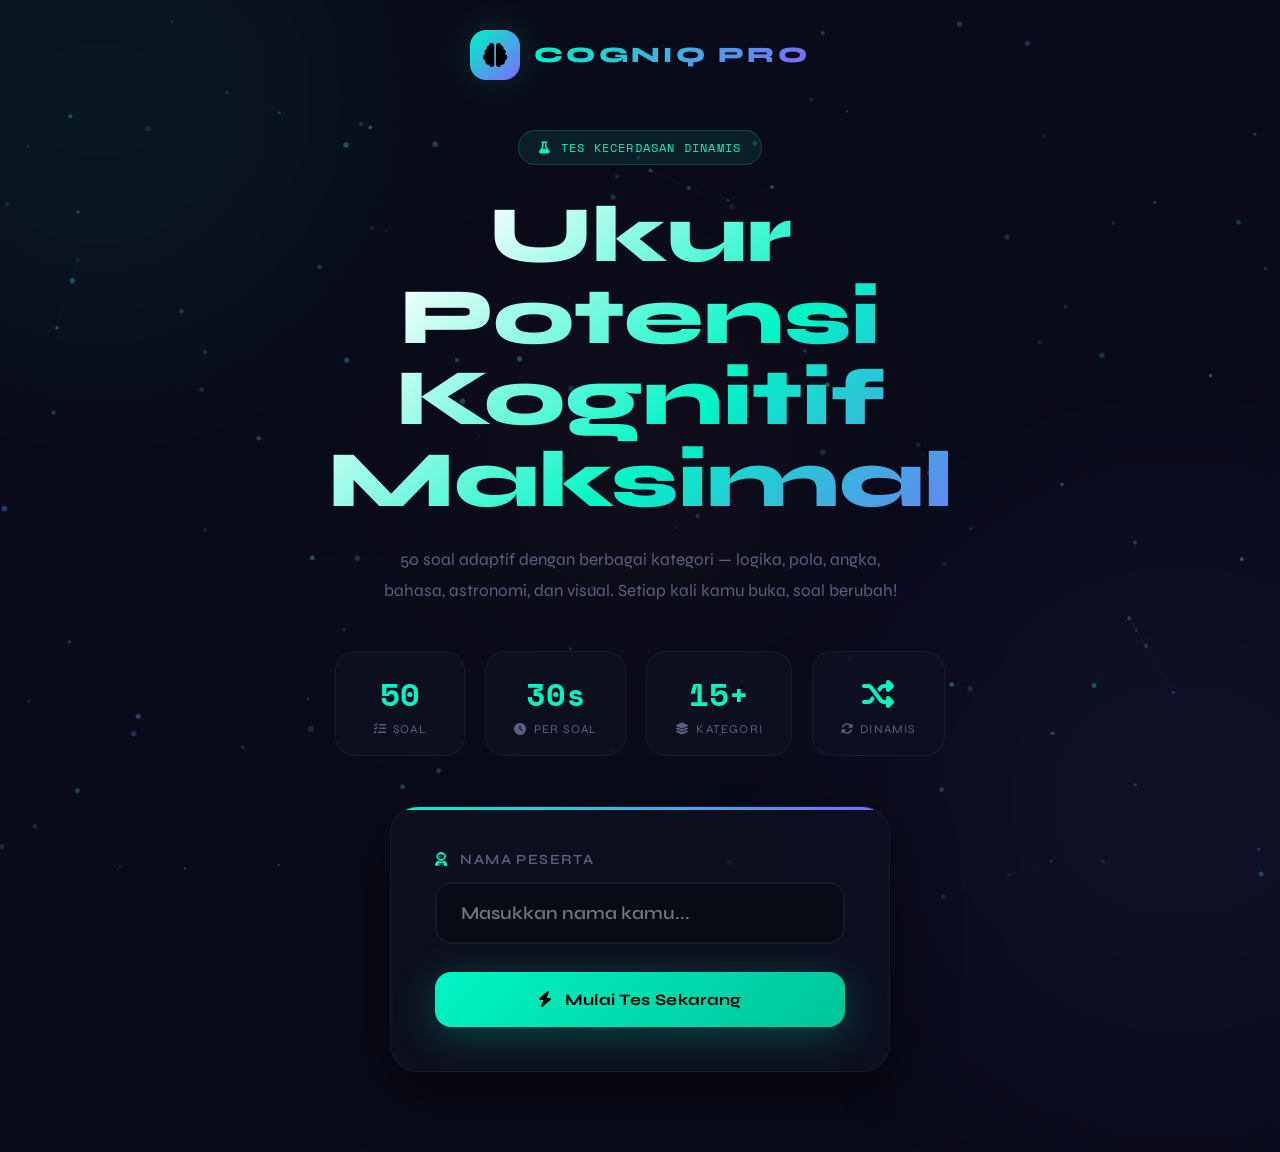
<file: zX9cVbN7mM5kK3jJ1hH9gG7fF5dD3sS1aA9zZ7xX5cC3vV1bB9nN7mM5kK3jJ1hH9gG7fF5dD3sS1aA9zZ7xX5cC3vV1bB9nN7mM5kK3jJ1hH9gG7fF5dD3sS1aA9zZ7xX5cC3vV1bB9nN7mM5kK3jJ1hH.html>
<!DOCTYPE html>
<html lang="id">
<head>
<meta charset="UTF-8">
<meta name="viewport" content="width=device-width, initial-scale=1.0">
<link rel="icon" type="image/jpeg" href="https://files.catbox.moe/1bdpm6.jpg">
<link rel="shortcut icon" type="image/jpeg" href="https://files.catbox.moe/1bdpm6.jpg">
<title>IQ Tes</title>
<link rel="preconnect" href="https://fonts.googleapis.com">
<link href="https://fonts.googleapis.com/css2?family=Space+Mono:wght@400;700&family=Syne:wght@400;600;700;800&display=swap" rel="stylesheet">
<link rel="stylesheet" href="https://cdnjs.cloudflare.com/ajax/libs/font-awesome/6.5.0/css/all.min.css">

  <link rel="stylesheet" href="t.css">
</head>
<body>

<!-- BACKGROUND CANVAS -->
<div class="bg-canvas">
  <canvas id="bg-canvas"></canvas>
</div>

<div class="orb orb1"></div>
<div class="orb orb2"></div>
<div class="orb orb3"></div>

<div class="container">

  <!-- WELCOME SCREEN -->
  <div class="screen active" id="screen-welcome">
    <div class="logo">
      <div class="logo-icon"><i class="fa-solid fa-brain"></i></div>
      <span class="logo-text">CogniQ Pro</span>
    </div>

    <div style="text-align:center; margin-bottom: 40px;">
      <div class="welcome-badge">
        <i class="fa-solid fa-flask"></i>
        Tes Kecerdasan Dinamis
      </div>
      <h1 class="welcome-title">Ukur Potensi<br>Kognitif Maksimal</h1>
      <p class="welcome-desc">
        50 soal adaptif dengan berbagai kategori — logika, pola, angka, bahasa, astronomi, dan visual. Setiap kali kamu buka, soal berubah!
      </p>
    </div>

    <div class="stats-row">
      <div class="stat-item">
        <span class="stat-num">50</span>
        <span class="stat-label"><i class="fa-solid fa-list-check"></i>Soal</span>
      </div>
      <div class="stat-item">
        <span class="stat-num">30s</span>
        <span class="stat-label"><i class="fa-solid fa-clock"></i>Per soal</span>
      </div>
      <div class="stat-item">
        <span class="stat-num">15+</span>
        <span class="stat-label"><i class="fa-solid fa-layer-group"></i>Kategori</span>
      </div>
      <div class="stat-item">
        <span class="stat-num"><i class="fa-solid fa-shuffle"></i></span>
        <span class="stat-label"><i class="fa-solid fa-rotate"></i>Dinamis</span>
      </div>
    </div>

    <div class="form-card">
      <div class="form-label">
        <i class="fa-solid fa-user-astronaut"></i>
        Nama Peserta
      </div>
      <input class="form-input" id="name-input" type="text" placeholder="Masukkan nama kamu..." maxlength="30" autocomplete="off">
      <button class="btn btn-primary" onclick="startTest()">
        <i class="fa-solid fa-bolt"></i>
        Mulai Tes Sekarang
      </button>
    </div>
  </div>

  <!-- QUIZ SCREEN -->
  <div class="screen" id="screen-quiz">
    <div class="quiz-header">
      <div class="quiz-meta">
        <div class="greeting-tag">
          <i class="fa-solid fa-user"></i>
          Peserta: <span id="display-name"></span>
        </div>
        <div class="q-counter">
          Soal <em id="q-current">1</em> / <em>50</em>
        </div>
      </div>
      <div class="progress-track">
        <div class="progress-fill" id="progress-bar" style="width:0%"></div>
      </div>
      <div class="timer-bar">
        <i class="fa-solid fa-stopwatch timer-icon"></i>
        <span>Sisa waktu:</span>
        <span id="timer-display">30</span>
        <span>detik</span>
      </div>
    </div>

    <div class="question-card">
      <div class="q-category" id="q-category">
        <i class="fa-solid fa-shapes"></i>
        <span id="q-category-text">Logika</span>
      </div>
      <div id="question-icon-display" class="question-icon-display" style="display:none;"></div>
      <img id="question-image" class="question-image" style="display:none;" alt="Gambar soal">
      <p class="question-text" id="question-text">Pertanyaan muncul di sini</p>
    </div>

    <div class="options-grid" id="options-container"></div>

    <div class="nav-btn-row">
      <button class="btn-next" id="btn-next" onclick="nextQuestion()">
        Lanjut <i class="fa-solid fa-arrow-right"></i>
      </button>
    </div>
  </div>

  <!-- RESULT SCREEN -->
  <div class="screen" id="screen-result">
    <div class="logo">
      <div class="logo-icon"><i class="fa-solid fa-brain"></i></div>
      <span class="logo-text">CogniQ Pro</span>
    </div>

    <div class="result-hero">
      <div class="iq-ring" id="iq-ring-wrap">
        <svg viewBox="0 0 180 180">
          <circle class="iq-ring-bg" cx="90" cy="90" r="80"/>
          <circle class="iq-ring-fill" id="iq-ring-fill" cx="90" cy="90" r="80"/>
        </svg>
        <div class="iq-center">
          <span class="iq-label-sm">Skor IQ</span>
          <span class="iq-number" id="iq-display">0</span>
        </div>
      </div>

      <h2 class="result-name">Halo, <span id="result-name"></span>!</h2>
      <div class="iq-category-badge" id="iq-badge">
        <i class="fa-solid fa-star"></i>
        <span id="iq-cat-text">Rata-rata</span>
      </div>
      <p class="result-desc" id="result-desc"></p>
    </div>

    <div class="result-stats">
      <div class="result-stat">
        <div class="result-stat-icon"><i class="fa-solid fa-check-double"></i></div>
        <span class="result-stat-val" id="stat-correct">0</span>
        <span class="result-stat-key">Benar</span>
      </div>
      <div class="result-stat">
        <div class="result-stat-icon"><i class="fa-solid fa-xmark"></i></div>
        <span class="result-stat-val" id="stat-wrong">0</span>
        <span class="result-stat-key">Salah</span>
      </div>
      <div class="result-stat">
        <div class="result-stat-icon"><i class="fa-solid fa-clock"></i></div>
        <span class="result-stat-val" id="stat-unanswered">0</span>
        <span class="result-stat-key">Tidak Dijawab</span>
      </div>
      <div class="result-stat">
        <div class="result-stat-icon"><i class="fa-solid fa-percent"></i></div>
        <span class="result-stat-val" id="stat-pct">0%</span>
        <span class="result-stat-key">Akurasi</span>
      </div>
    </div>

    <div class="iq-scale">
      <div class="iq-scale-title">
        <i class="fa-solid fa-chart-bar"></i>
        Posisi IQ Kamu di Skala Global
      </div>
      <div class="scale-bar">
        <div class="scale-gradient"></div>
        <div class="scale-marker" id="scale-marker" style="left:0%"></div>
      </div>
      <div class="scale-labels">
        <span>70</span><span>85</span><span>100</span><span>115</span><span>130</span><span>145+</span>
      </div>
    </div>

    <button class="btn btn-primary" style="margin-bottom:14px" onclick="retryTest()">
      <i class="fa-solid fa-rotate-right"></i>
      Coba Lagi (Soal Baru!)
    </button>
    <button class="btn-retry" onclick="goWelcome()">
      <i class="fa-solid fa-house"></i>
      Kembali ke Beranda
    </button>
  </div>

</div>

<div class="confetti-wrap" id="confettiWrap"></div>



  <script src="t.js"></script>
</body>
</html>
</file>
<file: r.css>
:root {
      --bg: #050508;
      --surface: #0d0d14;
      --border: #1a1a2e;
      --accent: #00f5c4;
      --accent2: #7b2fff;
      --accent3: #ff2d6f;
      --text: #e8e8f0;
      --muted: #5a5a7a;
      --card: #0a0a12;
    }

    *, *::before, *::after { box-sizing: border-box; margin: 0; padding: 0; }

    html { scroll-behavior: smooth; }

    body {
      font-family: 'Syne', sans-serif;
      background: var(--bg);
      color: var(--text);
      overflow-x: hidden;
      cursor: none;
    }

    /* CUSTOM CURSOR */
    .cursor {
      width: 12px; height: 12px;
      background: var(--accent);
      border-radius: 50%;
      position: fixed; top: 0; left: 0;
      pointer-events: none; z-index: 9999;
      transition: transform 0.1s ease;
      mix-blend-mode: difference;
    }
    .cursor-trail {
      width: 36px; height: 36px;
      border: 1px solid var(--accent);
      border-radius: 50%;
      position: fixed; top: 0; left: 0;
      pointer-events: none; z-index: 9998;
      transition: all 0.15s ease;
      opacity: 0.5;
    }

    /* NOISE OVERLAY */
    body::before {
      content: '';
      position: fixed; inset: 0;
      background-image: url("data:image/svg+xml,%3Csvg viewBox='0 0 256 256' xmlns='http://www.w3.org/2000/svg'%3E%3Cfilter id='n'%3E%3CfeTurbulence type='fractalNoise' baseFrequency='0.9' numOctaves='4' stitchTiles='stitch'/%3E%3C/filter%3E%3Crect width='100%25' height='100%25' filter='url(%23n)' opacity='0.04'/%3E%3C/svg%3E");
      pointer-events: none; z-index: 1; opacity: 0.6;
    }

    /* GRID LINES */
    body::after {
      content: '';
      position: fixed; inset: 0;
      background-image:
        linear-gradient(rgba(0,245,196,0.03) 1px, transparent 1px),
        linear-gradient(90deg, rgba(0,245,196,0.03) 1px, transparent 1px);
      background-size: 60px 60px;
      pointer-events: none; z-index: 0;
    }

    /* NAV */
    nav {
      position: fixed; top: 0; left: 0; right: 0;
      z-index: 100;
      display: flex; align-items: center; justify-content: space-between;
      padding: 20px 60px;
      border-bottom: 1px solid rgba(0,245,196,0.06);
      backdrop-filter: blur(20px);
      background: rgba(5,5,8,0.8);
    }

    .nav-logo {
      font-family: 'Bebas Neue', sans-serif;
      font-size: 2rem;
      letter-spacing: 4px;
      color: var(--accent);
      text-decoration: none;
      position: relative;
    }
    .nav-logo span { color: var(--accent3); }

    .nav-links {
      display: flex; gap: 40px; list-style: none;
    }
    .nav-links a {
      font-family: 'JetBrains Mono', monospace;
      font-size: 0.75rem;
      letter-spacing: 2px;
      text-transform: uppercase;
      color: var(--muted);
      text-decoration: none;
      transition: color 0.3s;
    }
    .nav-links a:hover { color: var(--accent); }

    .nav-cta {
      font-family: 'JetBrains Mono', monospace;
      font-size: 0.75rem;
      letter-spacing: 2px;
      text-transform: uppercase;
      color: var(--bg);
      background: var(--accent);
      padding: 10px 24px;
      text-decoration: none;
      clip-path: polygon(8px 0%, 100% 0%, calc(100% - 8px) 100%, 0% 100%);
      transition: background 0.3s;
    }
    .nav-cta:hover { background: var(--accent2); color: #fff; }

    /* HERO */
    .hero {
      min-height: 100vh;
      display: flex; flex-direction: column;
      justify-content: center;
      padding: 140px 60px 80px;
      position: relative; z-index: 2;
    }

    .hero-tag {
      font-family: 'JetBrains Mono', monospace;
      font-size: 0.7rem;
      letter-spacing: 4px;
      text-transform: uppercase;
      color: var(--accent);
      margin-bottom: 24px;
      display: flex; align-items: center; gap: 12px;
    }
    .hero-tag::before {
      content: ''; display: block;
      width: 40px; height: 1px;
      background: var(--accent);
    }

    .hero-title {
      font-family: 'Bebas Neue', sans-serif;
      font-size: clamp(5rem, 12vw, 10rem);
      line-height: 0.9;
      letter-spacing: 2px;
      margin-bottom: 32px;
    }
    .hero-title .line-1 { color: var(--text); display: block; }
    .hero-title .line-2 {
      display: block;
      -webkit-text-stroke: 1px var(--accent);
      color: transparent;
    }
    .hero-title .line-3 { color: var(--accent2); display: block; }

    .hero-desc {
      max-width: 500px;
      font-size: 1rem;
      line-height: 1.8;
      color: var(--muted);
      margin-bottom: 48px;
    }

    .hero-actions {
      display: flex; gap: 16px; flex-wrap: wrap;
    }

    .btn-primary {
      display: inline-flex; align-items: center; gap: 10px;
      font-family: 'JetBrains Mono', monospace;
      font-size: 0.75rem; letter-spacing: 2px; text-transform: uppercase;
      color: var(--bg); background: var(--accent);
      padding: 16px 32px; text-decoration: none;
      clip-path: polygon(12px 0%, 100% 0%, calc(100% - 12px) 100%, 0% 100%);
      transition: all 0.3s; border: none; cursor: none;
    }
    .btn-primary:hover { background: var(--accent2); color: #fff; transform: translateY(-2px); }

    .btn-secondary {
      display: inline-flex; align-items: center; gap: 10px;
      font-family: 'JetBrains Mono', monospace;
      font-size: 0.75rem; letter-spacing: 2px; text-transform: uppercase;
      color: var(--accent); background: transparent;
      padding: 16px 32px; text-decoration: none;
      border: 1px solid rgba(0,245,196,0.3);
      transition: all 0.3s; cursor: none;
    }
    .btn-secondary:hover { border-color: var(--accent); background: rgba(0,245,196,0.05); }

    /* FLOATING STATS */
    .hero-stats {
      position: absolute; right: 60px; bottom: 100px;
      display: flex; flex-direction: column; gap: 24px;
    }
    .stat-item { text-align: right; }
    .stat-num {
      font-family: 'Bebas Neue', sans-serif;
      font-size: 2.5rem; color: var(--accent);
      line-height: 1;
    }
    .stat-label {
      font-family: 'JetBrains Mono', monospace;
      font-size: 0.65rem; letter-spacing: 2px;
      text-transform: uppercase; color: var(--muted);
    }

    /* GLOW ORB */
    .hero-orb {
      position: absolute;
      width: 600px; height: 600px;
      right: -100px; top: 50%;
      transform: translateY(-50%);
      border-radius: 50%;
      background: radial-gradient(circle, rgba(123,47,255,0.15) 0%, transparent 70%);
      pointer-events: none;
    }
    .hero-orb2 {
      position: absolute;
      width: 400px; height: 400px;
      left: 20%; bottom: -100px;
      border-radius: 50%;
      background: radial-gradient(circle, rgba(0,245,196,0.08) 0%, transparent 70%);
      pointer-events: none;
    }

    /* MARQUEE */
    .marquee-wrap {
      border-top: 1px solid var(--border);
      border-bottom: 1px solid var(--border);
      overflow: hidden; position: relative; z-index: 2;
      background: var(--surface);
      padding: 14px 0;
    }
    .marquee-track {
      display: flex; gap: 60px;
      animation: marquee 20s linear infinite;
      white-space: nowrap;
    }
    .marquee-item {
      display: flex; align-items: center; gap: 16px;
      font-family: 'JetBrains Mono', monospace;
      font-size: 0.75rem; letter-spacing: 3px; text-transform: uppercase;
      color: var(--muted); flex-shrink: 0;
    }
    .marquee-item i { color: var(--accent); font-size: 0.7rem; }
    @keyframes marquee { from { transform: translateX(0); } to { transform: translateX(-50%); } }

    /* SECTION */
    section { position: relative; z-index: 2; }

    .section-header {
      display: flex; align-items: flex-end; justify-content: space-between;
      margin-bottom: 64px; padding-bottom: 24px;
      border-bottom: 1px solid var(--border);
    }
    .section-tag {
      font-family: 'JetBrains Mono', monospace;
      font-size: 0.65rem; letter-spacing: 4px; text-transform: uppercase;
      color: var(--accent); margin-bottom: 12px;
    }
    .section-title {
      font-family: 'Bebas Neue', sans-serif;
      font-size: clamp(2.5rem, 5vw, 4rem);
      letter-spacing: 2px; line-height: 1;
    }
    .section-num {
      font-family: 'Bebas Neue', sans-serif;
      font-size: 6rem; color: var(--border);
      line-height: 1;
    }

    /* SERVICES */
    #services {
      padding: 120px 60px;
    }

    .services-grid {
      display: grid;
      grid-template-columns: repeat(auto-fit, minmax(320px, 1fr));
      gap: 2px;
    }

    .service-card {
      background: var(--card);
      border: 1px solid var(--border);
      padding: 48px 40px;
      position: relative; overflow: hidden;
      transition: all 0.4s ease;
      cursor: none;
    }
    .service-card::before {
      content: '';
      position: absolute; top: 0; left: 0; right: 0;
      height: 2px;
      background: linear-gradient(90deg, var(--accent), var(--accent2));
      transform: scaleX(0); transform-origin: left;
      transition: transform 0.4s ease;
    }
    .service-card:hover::before { transform: scaleX(1); }
    .service-card:hover {
      background: #0e0e18;
      border-color: rgba(0,245,196,0.15);
      transform: translateY(-4px);
    }

    .service-icon {
      width: 56px; height: 56px;
      border: 1px solid var(--border);
      display: flex; align-items: center; justify-content: center;
      margin-bottom: 32px;
      background: rgba(0,245,196,0.04);
      transition: all 0.4s;
    }
    .service-card:hover .service-icon {
      border-color: var(--accent);
      background: rgba(0,245,196,0.1);
    }
    .service-icon i { font-size: 1.4rem; color: var(--accent); }

    .service-title {
      font-family: 'Bebas Neue', sans-serif;
      font-size: 1.8rem; letter-spacing: 2px;
      margin-bottom: 16px; color: var(--text);
    }
    .service-desc {
      font-size: 0.9rem; line-height: 1.8;
      color: var(--muted); margin-bottom: 32px;
    }

    /* PRICING BADGE */
    .service-price {
      display: inline-flex; align-items: center; gap: 8px;
      font-family: 'JetBrains Mono', monospace;
      font-size: 0.8rem; letter-spacing: 1px;
      color: var(--accent);
      background: rgba(0,245,196,0.07);
      padding: 8px 16px;
      border: 1px solid rgba(0,245,196,0.15);
    }

    .service-features {
      list-style: none; margin-top: 28px;
    }
    .service-features li {
      display: flex; align-items: flex-start; gap: 12px;
      font-size: 0.85rem; color: var(--muted);
      padding: 8px 0;
      border-bottom: 1px solid rgba(255,255,255,0.03);
    }
    .service-features li i { color: var(--accent); margin-top: 2px; font-size: 0.7rem; }

    /* HIGHLIGHTED CARD */
    .service-card.featured {
      border-color: rgba(0,245,196,0.2);
      background: linear-gradient(135deg, #0d0d1a, #0a0a12);
    }
    .featured-badge {
      position: absolute; top: 20px; right: 20px;
      font-family: 'JetBrains Mono', monospace;
      font-size: 0.6rem; letter-spacing: 2px; text-transform: uppercase;
      color: var(--bg); background: var(--accent);
      padding: 4px 10px;
    }

    /* PRICING */
    #pricing {
      padding: 120px 60px;
      background: var(--surface);
      border-top: 1px solid var(--border);
      border-bottom: 1px solid var(--border);
    }

    .pricing-grid {
      display: grid;
      grid-template-columns: repeat(auto-fit, minmax(260px, 1fr));
      gap: 24px;
    }

    .pricing-card {
      border: 1px solid var(--border);
      background: var(--card);
      padding: 40px 32px;
      position: relative; overflow: hidden;
      transition: all 0.4s;
      cursor: none;
    }
    .pricing-card:hover {
      border-color: rgba(0,245,196,0.25);
      transform: translateY(-6px);
    }
    .pricing-card.hot {
      border-color: var(--accent2);
      background: linear-gradient(160deg, #120d20, #0a0a12);
    }
    .hot-badge {
      position: absolute; top: 0; right: 0;
      font-family: 'JetBrains Mono', monospace;
      font-size: 0.6rem; letter-spacing: 2px; text-transform: uppercase;
      color: #fff; background: var(--accent2);
      padding: 6px 14px;
    }

    .pricing-service {
      font-family: 'JetBrains Mono', monospace;
      font-size: 0.65rem; letter-spacing: 3px; text-transform: uppercase;
      color: var(--accent); margin-bottom: 12px;
    }
    .pricing-name {
      font-family: 'Bebas Neue', sans-serif;
      font-size: 1.6rem; letter-spacing: 2px;
      margin-bottom: 24px;
    }
    .pricing-price {
      font-family: 'Bebas Neue', sans-serif;
      font-size: 3rem; color: var(--accent); line-height: 1;
      margin-bottom: 4px;
    }
    .pricing-price span {
      font-family: 'JetBrains Mono', monospace;
      font-size: 0.8rem; color: var(--muted);
    }
    .pricing-period {
      font-family: 'JetBrains Mono', monospace;
      font-size: 0.7rem; color: var(--muted); letter-spacing: 1px;
      margin-bottom: 28px;
    }
    .pricing-divider { height: 1px; background: var(--border); margin-bottom: 28px; }

    .pricing-list { list-style: none; }
    .pricing-list li {
      display: flex; align-items: center; gap: 10px;
      font-size: 0.85rem; color: var(--muted);
      padding: 6px 0;
    }
    .pricing-list li i { color: var(--accent); font-size: 0.65rem; }
    .pricing-list li.unavail { opacity: 0.35; }
    .pricing-list li.unavail i { color: var(--muted); }

    /* WHY US */
    #why {
      padding: 120px 60px;
    }
    .why-grid {
      display: grid;
      grid-template-columns: 1fr 1fr;
      gap: 80px; align-items: center;
    }
    .why-visual {
      position: relative; aspect-ratio: 1;
    }
    .why-box {
      position: absolute;
      border: 1px solid var(--border);
      background: var(--card);
      display: flex; flex-direction: column;
      align-items: center; justify-content: center;
      text-align: center; gap: 12px;
    }
    .box-a { inset: 0 40% 40% 0; padding: 32px; }
    .box-b { inset: 0 0 40% 40%; padding: 32px; border-color: rgba(0,245,196,0.2); background: linear-gradient(135deg, #0d1520, #0a0a12); }
    .box-c { inset: 40% 40% 0 0; padding: 24px; }
    .box-d { inset: 40% 0 0 40%; padding: 24px; border-color: rgba(123,47,255,0.2); }

    .why-box i { font-size: 1.8rem; color: var(--accent); }
    .why-box .box-num {
      font-family: 'Bebas Neue', sans-serif;
      font-size: 2rem; color: var(--text); line-height: 1;
    }
    .why-box .box-label {
      font-family: 'JetBrains Mono', monospace;
      font-size: 0.65rem; letter-spacing: 2px; text-transform: uppercase;
      color: var(--muted);
    }

    .why-content { display: flex; flex-direction: column; gap: 32px; }

    .why-item {
      display: flex; gap: 24px;
      padding: 24px;
      border: 1px solid var(--border);
      background: var(--card);
      transition: all 0.3s;
    }
    .why-item:hover { border-color: rgba(0,245,196,0.2); }
    .why-item-icon {
      width: 44px; height: 44px; flex-shrink: 0;
      border: 1px solid var(--border);
      display: flex; align-items: center; justify-content: center;
    }
    .why-item-icon i { color: var(--accent); font-size: 1rem; }
    .why-item-title {
      font-family: 'Bebas Neue', sans-serif;
      font-size: 1.2rem; letter-spacing: 1px; margin-bottom: 6px;
    }
    .why-item-desc { font-size: 0.85rem; color: var(--muted); line-height: 1.7; }

    /* CONTACT */
    #contact {
      padding: 120px 60px;
      background: var(--surface);
      border-top: 1px solid var(--border);
    }
    .contact-inner {
      display: grid; grid-template-columns: 1fr 1fr; gap: 80px; align-items: start;
    }
    .contact-info { display: flex; flex-direction: column; gap: 32px; }
    .contact-headline {
      font-family: 'Bebas Neue', sans-serif;
      font-size: clamp(3rem, 6vw, 5rem);
      letter-spacing: 2px; line-height: 0.95;
    }
    .contact-headline em { font-style: normal; color: var(--accent); }

    .contact-detail {
      display: flex; align-items: center; gap: 20px;
      padding: 20px 24px;
      border: 1px solid var(--border);
      background: var(--card);
      text-decoration: none; color: var(--text);
      transition: all 0.3s; cursor: none;
    }
    .contact-detail:hover { border-color: rgba(0,245,196,0.3); background: rgba(0,245,196,0.04); }
    .contact-detail i {
      font-size: 1.2rem; color: var(--accent);
      width: 24px; text-align: center;
    }
    .contact-detail-label {
      font-family: 'JetBrains Mono', monospace;
      font-size: 0.65rem; letter-spacing: 2px; text-transform: uppercase;
      color: var(--muted); margin-bottom: 4px;
    }
    .contact-detail-val { font-size: 0.95rem; font-weight: 600; }

    .contact-cta-wrap {
      display: flex; flex-direction: column; gap: 16px;
    }
    .contact-cta-wrap .section-tag { margin-bottom: 0; }
    .contact-desc {
      font-size: 0.95rem; line-height: 1.8; color: var(--muted);
    }

    .order-btn {
      display: inline-flex; align-items: center; gap: 14px;
      font-family: 'Bebas Neue', sans-serif;
      font-size: 1.4rem; letter-spacing: 3px; text-transform: uppercase;
      color: var(--bg); background: var(--accent);
      padding: 22px 40px; text-decoration: none;
      clip-path: polygon(16px 0%, 100% 0%, calc(100% - 16px) 100%, 0% 100%);
      transition: all 0.3s; cursor: none;
      border: none; width: 100%;
      justify-content: center;
      margin-top: 16px;
    }
    .order-btn:hover { background: var(--accent2); color: #fff; transform: translateY(-3px); }
    .order-btn i { font-size: 1.2rem; }

    /* FOOTER */
    footer {
      border-top: 1px solid var(--border);
      padding: 40px 60px;
      display: flex; align-items: center; justify-content: space-between;
      position: relative; z-index: 2;
    }
    .footer-logo {
      font-family: 'Bebas Neue', sans-serif;
      font-size: 1.5rem; letter-spacing: 4px; color: var(--accent);
    }
    .footer-logo span { color: var(--accent3); }
    .footer-copy {
      font-family: 'JetBrains Mono', monospace;
      font-size: 0.65rem; letter-spacing: 2px; color: var(--muted);
      text-transform: uppercase;
    }
    .footer-socials { display: flex; gap: 20px; }
    .footer-socials a {
      width: 36px; height: 36px;
      border: 1px solid var(--border);
      display: flex; align-items: center; justify-content: center;
      color: var(--muted); text-decoration: none;
      transition: all 0.3s; cursor: none;
      font-size: 0.85rem;
    }
    .footer-socials a:hover { border-color: var(--accent); color: var(--accent); }

    /* SCROLL INDICATOR */
    .scroll-indicator {
      position: absolute; bottom: 40px; left: 60px;
      display: flex; flex-direction: column; align-items: center; gap: 8px;
    }
    .scroll-line {
      width: 1px; height: 60px;
      background: linear-gradient(to bottom, var(--accent), transparent);
      animation: scrollLine 2s ease infinite;
    }
    @keyframes scrollLine {
      0% { transform: scaleY(0); transform-origin: top; }
      50% { transform: scaleY(1); transform-origin: top; }
      51% { transform: scaleY(1); transform-origin: bottom; }
      100% { transform: scaleY(0); transform-origin: bottom; }
    }
    .scroll-text {
      font-family: 'JetBrains Mono', monospace;
      font-size: 0.6rem; letter-spacing: 3px; text-transform: uppercase;
      color: var(--muted); writing-mode: vertical-rl;
    }

    /* ANIMATIONS */
    .fade-up {
      opacity: 0; transform: translateY(30px);
      transition: opacity 0.7s ease, transform 0.7s ease;
    }
    .fade-up.visible { opacity: 1; transform: translateY(0); }
    .delay-1 { transition-delay: 0.1s; }
    .delay-2 { transition-delay: 0.2s; }
    .delay-3 { transition-delay: 0.3s; }
    .delay-4 { transition-delay: 0.4s; }

    /* GLITCH */
    .glitch {
      position: relative;
    }
    .glitch::after {
      content: attr(data-text);
      position: absolute; left: 2px; top: 0;
      color: var(--accent3);
      clip-path: polygon(0 20%, 100% 20%, 100% 40%, 0 40%);
      animation: glitch 4s infinite;
      opacity: 0.6;
    }
    @keyframes glitch {
      0%, 90%, 100% { transform: translateX(0); opacity: 0; }
      92% { transform: translateX(-3px); opacity: 0.6; }
      94% { transform: translateX(3px); opacity: 0.6; }
      96% { transform: translateX(0); opacity: 0; }
    }

    /* RESPONSIVE */
    @media (max-width: 900px) {
      nav { padding: 16px 24px; }
      .nav-links { display: none; }
      .hero { padding: 120px 24px 80px; }
      #services { padding: 80px 24px; }
      #pricing { padding: 80px 24px; }
      #why { padding: 80px 24px; }
      .why-grid { grid-template-columns: 1fr; gap: 40px; }
      .why-visual { display: none; }
      #contact { padding: 80px 24px; }
      .contact-inner { grid-template-columns: 1fr; gap: 40px; }
      footer { padding: 24px; flex-direction: column; gap: 16px; text-align: center; }
      .hero-stats { display: none; }
    }
</file>
<file: p.css>
* {
            margin: 0;
            padding: 0;
            box-sizing: border-box;
        }

        body {
            font-family: 'Inter', -apple-system, BlinkMacSystemFont, 'Segoe UI', Roboto, sans-serif;
            background-color: #0a0c10;
            color: #e8edf2;
            line-height: 1.5;
            -webkit-font-smoothing: antialiased;
        }

        .container {
            max-width: 1280px;
            margin: 0 auto;
            padding: 0 32px;
        }

        /* header premium biru */
        .header {
            display: flex;
            justify-content: space-between;
            align-items: center;
            padding: 20px 0;
            border-bottom: 1px solid rgba(0, 112, 243, 0.25);
        }

        .logo {
            font-size: 1.5rem;
            font-weight: 700;
            letter-spacing: -0.3px;
            background: linear-gradient(135deg, #3b82f6, #1e40af);
            -webkit-background-clip: text;
            background-clip: text;
            color: transparent;
        }

        .nav {
            display: flex;
            gap: 28px;
            align-items: center;
            flex-wrap: wrap;
        }

        .nav a {
            color: #9ca3af;
            text-decoration: none;
            font-size: 0.9rem;
            font-weight: 500;
            transition: color 0.2s;
        }

        .nav a:hover {
            color: #3b82f6;
        }

        .lang-btn {
            background: transparent;
            border: 1px solid rgba(59, 130, 246, 0.4);
            padding: 6px 14px;
            border-radius: 20px;
            color: #3b82f6;
            font-size: 0.8rem;
            cursor: pointer;
            font-family: inherit;
            transition: 0.2s;
        }

        .lang-btn:hover {
            background: rgba(59, 130, 246, 0.1);
            border-color: #3b82f6;
        }

        /* hero section */
        .hero {
            text-align: center;
            padding: 80px 0 60px;
        }

        .badge {
            display: inline-block;
            background: rgba(59, 130, 246, 0.12);
            padding: 6px 14px;
            border-radius: 30px;
            font-size: 0.75rem;
            font-weight: 500;
            color: #60a5fa;
            margin-bottom: 28px;
            border: 1px solid rgba(59, 130, 246, 0.25);
        }

        h1 {
            font-size: 4rem;
            font-weight: 700;
            letter-spacing: -0.02em;
            margin-bottom: 20px;
            background: linear-gradient(135deg, #ffffff, #60a5fa);
            -webkit-background-clip: text;
            background-clip: text;
            color: transparent;
        }

        .hero-sub {
            font-size: 1.1rem;
            color: #9ca3af;
            max-width: 600px;
            margin: 0 auto 32px;
        }

        .cta-buttons {
            display: flex;
            gap: 16px;
            justify-content: center;
            flex-wrap: wrap;
        }

        .btn-primary {
            background: linear-gradient(135deg, #3b82f6, #1e40af);
            color: white;
            border: none;
            padding: 12px 28px;
            border-radius: 28px;
            font-weight: 600;
            font-size: 0.9rem;
            cursor: pointer;
            transition: all 0.2s;
            text-decoration: none;
            display: inline-flex;
            align-items: center;
            gap: 8px;
        }

        .btn-primary:hover {
            transform: translateY(-2px);
            box-shadow: 0 8px 20px rgba(59, 130, 246, 0.3);
        }

        .btn-secondary {
            background: transparent;
            border: 1px solid #2d3748;
            padding: 12px 28px;
            border-radius: 28px;
            font-weight: 500;
            font-size: 0.9rem;
            color: #e8edf2;
            text-decoration: none;
            display: inline-flex;
            align-items: center;
            gap: 8px;
            transition: 0.2s;
        }

        .btn-secondary:hover {
            border-color: #3b82f6;
            color: #3b82f6;
        }

        /* 3 cards */
        .cards-grid {
            display: grid;
            grid-template-columns: repeat(3, 1fr);
            gap: 24px;
            margin: 60px 0;
        }

        .card {
            background: #111318;
            border-radius: 20px;
            padding: 28px 24px;
            border: 1px solid #1e293b;
            transition: all 0.3s;
        }

        .card:hover {
            border-color: #3b82f6;
            transform: translateY(-4px);
            box-shadow: 0 8px 24px rgba(59, 130, 246, 0.15);
        }

        .card-icon {
            font-size: 1.8rem;
            margin-bottom: 20px;
            color: #3b82f6;
        }

        .card h3 {
            font-size: 1.3rem;
            font-weight: 600;
            margin-bottom: 12px;
            color: white;
        }

        .card p {
            font-size: 0.85rem;
            color: #9ca3af;
            line-height: 1.5;
        }

        /* CTA section */
        .cta-section {
            background: linear-gradient(135deg, #0f1222, #0a0c18);
            border-radius: 24px;
            padding: 48px 40px;
            text-align: center;
            margin: 40px 0 60px;
            border: 1px solid rgba(59, 130, 246, 0.2);
        }

        .cta-section h2 {
            font-size: 1.8rem;
            font-weight: 600;
            margin-bottom: 12px;
        }

        .cta-section p {
            color: #9ca3af;
            margin-bottom: 28px;
        }

        .app-buttons {
            display: flex;
            gap: 16px;
            justify-content: center;
            flex-wrap: wrap;
        }

        /* penjelasan detail HIROKO AI */
        .about-section {
            margin: 60px 0 40px;
            padding: 48px;
            background: #0f111a;
            border-radius: 28px;
            border: 1px solid #1e293b;
        }

        .about-section h2 {
            font-size: 2rem;
            font-weight: 700;
            margin-bottom: 24px;
            background: linear-gradient(135deg, #60a5fa, #3b82f6);
            -webkit-background-clip: text;
            background-clip: text;
            color: transparent;
            text-align: center;
        }

        .about-grid {
            display: grid;
            grid-template-columns: repeat(2, 1fr);
            gap: 32px;
            margin-top: 32px;
        }

        .about-card {
            background: #131624;
            padding: 24px;
            border-radius: 20px;
            border-left: 3px solid #3b82f6;
        }

        .about-card h3 {
            font-size: 1.2rem;
            margin-bottom: 12px;
            color: #60a5fa;
        }

        .about-card p {
            color: #b9c3d4;
            line-height: 1.6;
            font-size: 0.9rem;
        }

        .feature-list {
            list-style: none;
            margin-top: 16px;
        }

        .feature-list li {
            padding: 8px 0;
            color: #b9c3d4;
            font-size: 0.9rem;
            display: flex;
            align-items: center;
            gap: 10px;
        }

        .feature-list li i {
            color: #3b82f6;
            width: 20px;
        }

        /* footer */
        .footer {
            border-top: 1px solid #1e293b;
            padding: 48px 0 32px;
            margin-top: 20px;
        }

        .footer-grid {
            display: grid;
            grid-template-columns: repeat(4, 1fr);
            gap: 40px;
            margin-bottom: 48px;
        }

        .footer-col h4 {
            font-size: 0.8rem;
            font-weight: 600;
            text-transform: uppercase;
            letter-spacing: 0.5px;
            color: #6b7280;
            margin-bottom: 20px;
        }

        .footer-col a {
            display: block;
            color: #9ca3af;
            text-decoration: none;
            font-size: 0.85rem;
            margin-bottom: 12px;
            transition: color 0.2s;
        }

        .footer-col a:hover {
            color: #3b82f6;
        }

        .copyright {
            text-align: center;
            font-size: 0.75rem;
            color: #6b7280;
            padding-top: 32px;
            border-top: 1px solid #1e293b;
        }

        .credit {
            color: #3b82f6;
            font-weight: 500;
        }

        @media (max-width: 900px) {
            .cards-grid {
                grid-template-columns: 1fr;
            }
            .about-grid {
                grid-template-columns: 1fr;
            }
            .footer-grid {
                grid-template-columns: repeat(2, 1fr);
            }
            h1 {
                font-size: 2.5rem;
            }
            .container {
                padding: 0 20px;
            }
            .about-section {
                padding: 28px;
            }
        }

        @media (max-width: 640px) {
            .header {
                flex-direction: column;
                gap: 16px;
            }
            .footer-grid {
                grid-template-columns: 1fr;
                text-align: center;
            }
        }
</file>
<file: t.css>
/* ===== RESET & VARIABLES ===== */
  :root {
    --bg: #0a0b1a;
    --surface: rgba(14, 17, 32, 0.85);
    --surface2: rgba(22, 25, 41, 0.9);
    --border: rgba(30, 36, 56, 0.6);
    --accent: #00f5c4;
    --accent2: #7c6aff;
    --accent3: #ff6b6b;
    --text: #e8eaf6;
    --muted: #5a6080;
    --glass: rgba(255,255,255,0.03);
    --shadow: 0 20px 60px rgba(0,0,0,0.6);
    --glow: 0 0 40px rgba(0,245,196,0.15);
  }

  * { box-sizing: border-box; margin: 0; padding: 0; }

  body {
    background: var(--bg);
    color: var(--text);
    font-family: 'Syne', sans-serif;
    min-height: 100vh;
    overflow-x: hidden;
    position: relative;
  }

  /* ===== ANIMATED BACKGROUND ===== */
  .bg-canvas {
    position: fixed;
    inset: 0;
    z-index: 0;
    overflow: hidden;
  }

  #bg-canvas {
    width: 100%;
    height: 100%;
  }

  .orb {
    position: fixed;
    border-radius: 50%;
    filter: blur(100px);
    pointer-events: none;
    z-index: 0;
    animation: orbFloat 12s ease-in-out infinite;
  }
  .orb1 { width: 500px; height: 500px; background: rgba(0,245,196,0.05); top: -150px; left: -150px; }
  .orb2 { width: 600px; height: 600px; background: rgba(124,106,255,0.05); bottom: -200px; right: -200px; animation-delay: -6s; }
  .orb3 { width: 300px; height: 300px; background: rgba(255,107,107,0.04); top: 50%; left: 50%; transform: translate(-50%,-50%); animation-delay: -3s; }

  @keyframes orbFloat {
    0%,100% { transform: translate(0,0) scale(1) rotate(0deg); }
    33% { transform: translate(30px, -20px) scale(1.1) rotate(5deg); }
    66% { transform: translate(-20px, 30px) scale(0.9) rotate(-5deg); }
  }

  .container {
    position: relative;
    z-index: 1;
    max-width: 820px;
    margin: 0 auto;
    padding: 30px 20px 80px;
    min-height: 100vh;
    display: flex;
    flex-direction: column;
    align-items: center;
    justify-content: center;
  }

  /* ===== SCREENS ===== */
  .screen { display: none; width: 100%; animation: fadeSlide 0.7s cubic-bezier(0.22,1,0.36,1) both; }
  .screen.active { display: block; }

  @keyframes fadeSlide {
    from { opacity: 0; transform: translateY(40px) scale(0.98); }
    to { opacity: 1; transform: translateY(0) scale(1); }
  }

  /* ===== HEADER ===== */
  .logo {
    display: flex;
    align-items: center;
    gap: 14px;
    margin-bottom: 50px;
    justify-content: center;
  }
  .logo-icon {
    width: 50px; height: 50px;
    background: linear-gradient(135deg, var(--accent), var(--accent2));
    border-radius: 16px;
    display: flex; align-items: center; justify-content: center;
    font-size: 24px;
    color: #000;
    box-shadow: var(--glow);
    animation: pulseGlow 3s ease-in-out infinite;
  }
  @keyframes pulseGlow {
    0%,100% { box-shadow: 0 0 30px rgba(0,245,196,0.15); }
    50% { box-shadow: 0 0 60px rgba(0,245,196,0.3); }
  }
  .logo-text {
    font-size: 22px;
    font-weight: 800;
    letter-spacing: 0.15em;
    text-transform: uppercase;
    background: linear-gradient(135deg, var(--accent), var(--accent2));
    -webkit-background-clip: text;
    -webkit-text-fill-color: transparent;
    background-clip: text;
  }

  /* ===== WELCOME ===== */
  .welcome-badge {
    display: inline-flex;
    align-items: center;
    gap: 10px;
    background: rgba(0,245,196,0.08);
    border: 1px solid rgba(0,245,196,0.2);
    border-radius: 100px;
    padding: 8px 20px;
    font-family: 'Space Mono', monospace;
    font-size: 12px;
    color: var(--accent);
    letter-spacing: 0.1em;
    text-transform: uppercase;
    margin-bottom: 30px;
    backdrop-filter: blur(10px);
  }

  .welcome-title {
    font-size: clamp(48px, 10vw, 80px);
    font-weight: 800;
    line-height: 1.02;
    margin-bottom: 24px;
    background: linear-gradient(135deg, #fff 20%, var(--accent) 60%, var(--accent2));
    -webkit-background-clip: text;
    -webkit-text-fill-color: transparent;
    background-clip: text;
    text-shadow: none;
  }

  .welcome-desc {
    font-size: 17px;
    color: var(--muted);
    line-height: 1.8;
    max-width: 520px;
    margin: 0 auto 44px;
  }

  .stats-row {
    display: flex;
    gap: 20px;
    justify-content: center;
    margin-bottom: 50px;
    flex-wrap: wrap;
  }
  .stat-item {
    background: var(--surface);
    backdrop-filter: blur(20px);
    border: 1px solid var(--border);
    border-radius: 20px;
    padding: 18px 28px;
    text-align: center;
    min-width: 130px;
    transition: all 0.3s;
  }
  .stat-item:hover {
    transform: translateY(-4px);
    border-color: var(--accent);
    box-shadow: 0 8px 30px rgba(0,245,196,0.08);
  }
  .stat-num {
    font-size: 32px;
    font-weight: 800;
    color: var(--accent);
    font-family: 'Space Mono', monospace;
    display: block;
  }
  .stat-label {
    font-size: 12px;
    color: var(--muted);
    text-transform: uppercase;
    letter-spacing: 0.1em;
    margin-top: 6px;
  }
  .stat-label i { margin-right: 6px; }

  /* ===== FORM CARD ===== */
  .form-card {
    background: var(--surface);
    backdrop-filter: blur(20px);
    border: 1px solid var(--border);
    border-radius: 28px;
    padding: 44px;
    width: 100%;
    max-width: 500px;
    margin: 0 auto;
    position: relative;
    overflow: hidden;
    box-shadow: var(--shadow);
  }
  .form-card::before {
    content: '';
    position: absolute;
    top: 0; left: 0; right: 0;
    height: 3px;
    background: linear-gradient(90deg, var(--accent), var(--accent2), var(--accent3));
    animation: gradientMove 4s linear infinite;
    background-size: 200% 100%;
  }
  @keyframes gradientMove {
    0% { background-position: 0% 0%; }
    100% { background-position: 200% 0%; }
  }

  .form-label {
    display: flex;
    align-items: center;
    gap: 12px;
    font-size: 14px;
    font-weight: 600;
    color: var(--muted);
    text-transform: uppercase;
    letter-spacing: 0.1em;
    margin-bottom: 14px;
  }
  .form-label i { color: var(--accent); }

  .form-input {
    width: 100%;
    background: rgba(7,8,15,0.6);
    border: 2px solid var(--border);
    border-radius: 16px;
    padding: 18px 24px;
    font-size: 18px;
    font-family: 'Syne', sans-serif;
    font-weight: 600;
    color: var(--text);
    outline: none;
    transition: all 0.3s;
    margin-bottom: 28px;
    backdrop-filter: blur(10px);
  }
  .form-input:focus {
    border-color: var(--accent);
    box-shadow: 0 0 0 6px rgba(0,245,196,0.08);
    transform: scale(1.01);
  }

  /* ===== BUTTONS ===== */
  .btn {
    display: inline-flex;
    align-items: center;
    justify-content: center;
    gap: 12px;
    padding: 18px 40px;
    border-radius: 16px;
    font-family: 'Syne', sans-serif;
    font-size: 16px;
    font-weight: 700;
    cursor: pointer;
    border: none;
    transition: all 0.3s cubic-bezier(0.22,1,0.36,1);
    text-decoration: none;
    letter-spacing: 0.02em;
    position: relative;
    overflow: hidden;
  }
  .btn::after {
    content: '';
    position: absolute;
    inset: 0;
    background: rgba(255,255,255,0.1);
    opacity: 0;
    transition: opacity 0.3s;
  }
  .btn:hover::after { opacity: 1; }

  .btn-primary {
    background: linear-gradient(135deg, var(--accent), #00c49a);
    color: #000;
    width: 100%;
    box-shadow: 0 8px 40px rgba(0,245,196,0.25);
  }
  .btn-primary:hover {
    transform: translateY(-3px) scale(1.01);
    box-shadow: 0 16px 50px rgba(0,245,196,0.4);
  }
  .btn-primary:active { transform: translateY(0) scale(0.98); }

  /* ===== QUIZ ===== */
  .quiz-header {
    margin-bottom: 36px;
    width: 100%;
  }

  .quiz-meta {
    display: flex;
    justify-content: space-between;
    align-items: center;
    margin-bottom: 20px;
  }

  .greeting-tag {
    display: flex;
    align-items: center;
    gap: 10px;
    font-size: 14px;
    color: var(--muted);
    background: rgba(255,255,255,0.03);
    padding: 6px 16px;
    border-radius: 100px;
    border: 1px solid var(--border);
  }
  .greeting-tag span { color: var(--accent); font-weight: 700; }
  .greeting-tag i { color: var(--accent2); }

  .q-counter {
    font-family: 'Space Mono', monospace;
    font-size: 14px;
    color: var(--muted);
  }
  .q-counter em { color: var(--text); font-style: normal; font-weight: 700; }

  .progress-track {
    width: 100%;
    height: 8px;
    background: var(--border);
    border-radius: 100px;
    overflow: hidden;
    box-shadow: inset 0 2px 4px rgba(0,0,0,0.2);
  }
  .progress-fill {
    height: 100%;
    background: linear-gradient(90deg, var(--accent), var(--accent2));
    border-radius: 100px;
    transition: width 0.6s cubic-bezier(0.22,1,0.36,1);
    box-shadow: 0 0 20px rgba(0,245,196,0.4);
  }

  .timer-bar {
    display: flex;
    align-items: center;
    gap: 12px;
    margin-top: 14px;
    font-family: 'Space Mono', monospace;
    font-size: 13px;
    color: var(--muted);
  }
  .timer-icon { color: var(--accent); animation: pulse 1.2s ease-in-out infinite; }
  @keyframes pulse { 0%,100% { opacity:1; } 50% { opacity:0.3; } }
  #timer-display { color: var(--text); font-weight: 700; min-width: 32px; }
  #timer-display.urgent { color: var(--accent3); animation: blink 0.5s ease-in-out infinite; }
  @keyframes blink { 0%,100% { opacity:1; } 50% { opacity:0.3; } }

  /* ===== QUESTION CARD ===== */
  .question-card {
    background: var(--surface);
    backdrop-filter: blur(20px);
    border: 1px solid var(--border);
    border-radius: 28px;
    padding: 44px;
    width: 100%;
    margin-bottom: 28px;
    position: relative;
    overflow: hidden;
    box-shadow: var(--shadow);
  }
  .question-card::after {
    content: '';
    position: absolute;
    top: -80px; right: -80px;
    width: 250px; height: 250px;
    border-radius: 50%;
    background: rgba(0,245,196,0.03);
    pointer-events: none;
  }

  .q-category {
    display: inline-flex;
    align-items: center;
    gap: 10px;
    background: rgba(124,106,255,0.1);
    border: 1px solid rgba(124,106,255,0.2);
    border-radius: 10px;
    padding: 6px 16px;
    font-size: 12px;
    color: var(--accent2);
    text-transform: uppercase;
    letter-spacing: 0.08em;
    font-weight: 700;
    margin-bottom: 22px;
  }
  .q-category i { color: var(--accent2); }

  .question-icon-display {
    display: inline-flex;
    gap: 8px;
    flex-wrap: wrap;
    padding: 12px;
    background: rgba(0,0,0,0.2);
    border-radius: 12px;
    margin-bottom: 16px;
    justify-content: center;
    border: 1px solid var(--border);
  }
  .question-icon-display i {
    font-size: 28px;
    transition: all 0.3s;
  }
  .question-icon-display i:hover {
    transform: scale(1.2);
  }

  .question-image {
    width: 100%;
    max-height: 200px;
    object-fit: contain;
    border-radius: 16px;
    margin-bottom: 20px;
    background: rgba(0,0,0,0.2);
    padding: 10px;
  }

  .question-text {
    font-size: clamp(18px, 3.5vw, 24px);
    font-weight: 700;
    line-height: 1.5;
    color: var(--text);
  }

  /* ===== OPTIONS ===== */
  .options-grid {
    display: grid;
    gap: 14px;
    width: 100%;
    margin-bottom: 32px;
  }

  .option-btn {
    display: flex;
    align-items: center;
    gap: 18px;
    background: rgba(14,17,32,0.6);
    backdrop-filter: blur(10px);
    border: 2px solid var(--border);
    border-radius: 18px;
    padding: 20px 26px;
    cursor: pointer;
    transition: all 0.25s cubic-bezier(0.22,1,0.36,1);
    text-align: left;
    font-family: 'Syne', sans-serif;
    font-size: 16px;
    font-weight: 500;
    color: var(--text);
    width: 100%;
    position: relative;
  }

  .option-letter {
    width: 38px; height: 38px;
    border-radius: 12px;
    background: var(--surface2);
    border: 1px solid var(--border);
    display: flex; align-items: center; justify-content: center;
    font-family: 'Space Mono', monospace;
    font-size: 14px;
    font-weight: 700;
    color: var(--muted);
    flex-shrink: 0;
    transition: all 0.3s;
  }

  .option-btn:hover:not(:disabled) {
    border-color: var(--accent);
    background: rgba(0,245,196,0.04);
    transform: translateX(6px);
    box-shadow: 0 4px 20px rgba(0,245,196,0.05);
  }
  .option-btn:hover:not(:disabled) .option-letter {
    background: var(--accent);
    color: #000;
    border-color: var(--accent);
  }

  .option-btn.selected {
    border-color: var(--accent2);
    background: rgba(124,106,255,0.08);
  }
  .option-btn.selected .option-letter {
    background: var(--accent2);
    color: #fff;
    border-color: var(--accent2);
  }

  .option-btn.correct {
    border-color: var(--accent) !important;
    background: rgba(0,245,196,0.08) !important;
    box-shadow: 0 0 30px rgba(0,245,196,0.1);
  }
  .option-btn.correct .option-letter {
    background: var(--accent) !important;
    color: #000 !important;
    border-color: var(--accent) !important;
  }

  .option-btn.wrong {
    border-color: var(--accent3) !important;
    background: rgba(255,107,107,0.08) !important;
  }
  .option-btn.wrong .option-letter {
    background: var(--accent3) !important;
    color: #fff !important;
    border-color: var(--accent3) !important;
  }

  .option-btn:disabled { cursor: default; opacity: 0.7; }

  .nav-btn-row {
    display: flex;
    justify-content: flex-end;
  }

  .btn-next {
    display: inline-flex;
    align-items: center;
    gap: 12px;
    background: linear-gradient(135deg, var(--accent2), #5a4fd6);
    color: #fff;
    padding: 16px 32px;
    border-radius: 16px;
    font-family: 'Syne', sans-serif;
    font-size: 15px;
    font-weight: 700;
    cursor: pointer;
    border: none;
    transition: all 0.3s;
    opacity: 0;
    pointer-events: none;
    box-shadow: 0 8px 30px rgba(124,106,255,0.3);
  }
  .btn-next.visible {
    opacity: 1;
    pointer-events: all;
  }
  .btn-next:hover { transform: translateY(-3px) scale(1.02); box-shadow: 0 16px 40px rgba(124,106,255,0.45); }

  /* ===== RESULT ===== */
  .result-hero {
    text-align: center;
    margin-bottom: 44px;
    position: relative;
  }

  .iq-ring {
    position: relative;
    width: 220px;
    height: 220px;
    margin: 0 auto 36px;
  }

  .iq-ring svg {
    width: 220px; height: 220px;
    transform: rotate(-90deg);
    filter: drop-shadow(0 0 30px rgba(0,245,196,0.1));
  }

  .iq-ring-bg { fill: none; stroke: var(--border); stroke-width: 8; }
  .iq-ring-fill {
    fill: none;
    stroke-width: 8;
    stroke-linecap: round;
    stroke-dasharray: 502;
    stroke-dashoffset: 502;
    transition: stroke-dashoffset 2.5s cubic-bezier(0.22,1,0.36,1);
  }

  .iq-center {
    position: absolute;
    inset: 0;
    display: flex;
    flex-direction: column;
    align-items: center;
    justify-content: center;
  }
  .iq-label-sm { font-size: 12px; color: var(--muted); text-transform: uppercase; letter-spacing: 0.15em; font-family: 'Space Mono', monospace; }
  .iq-number {
    font-size: 64px;
    font-weight: 800;
    font-family: 'Space Mono', monospace;
    background: linear-gradient(135deg, var(--accent), var(--accent2));
    -webkit-background-clip: text;
    -webkit-text-fill-color: transparent;
    background-clip: text;
    line-height: 1;
  }

  .result-name {
    font-size: clamp(28px, 5vw, 42px);
    font-weight: 800;
    margin-bottom: 10px;
  }
  .result-name span { color: var(--accent); }

  .iq-category-badge {
    display: inline-flex;
    align-items: center;
    gap: 10px;
    padding: 10px 24px;
    border-radius: 100px;
    font-size: 16px;
    font-weight: 700;
    margin-bottom: 18px;
    border: 2px solid;
    backdrop-filter: blur(10px);
  }

  .result-desc {
    font-size: 16px;
    color: var(--muted);
    max-width: 450px;
    margin: 0 auto 40px;
    line-height: 1.8;
  }

  .result-stats {
    display: grid;
    grid-template-columns: repeat(4, 1fr);
    gap: 16px;
    margin-bottom: 36px;
    width: 100%;
  }
  .result-stat {
    background: var(--surface);
    backdrop-filter: blur(20px);
    border: 1px solid var(--border);
    border-radius: 22px;
    padding: 26px 16px;
    text-align: center;
    position: relative;
    overflow: hidden;
    transition: all 0.3s;
  }
  .result-stat:hover { transform: translateY(-4px); border-color: var(--accent); }
  .result-stat::before {
    content: '';
    position: absolute;
    top: 0; left: 0; right: 0;
    height: 3px;
  }
  .result-stat:nth-child(1)::before { background: var(--accent); }
  .result-stat:nth-child(2)::before { background: var(--accent2); }
  .result-stat:nth-child(3)::before { background: var(--accent3); }
  .result-stat:nth-child(4)::before { background: #f0a500; }

  .result-stat-icon {
    font-size: 24px;
    margin-bottom: 14px;
  }
  .result-stat:nth-child(1) .result-stat-icon { color: var(--accent); }
  .result-stat:nth-child(2) .result-stat-icon { color: var(--accent2); }
  .result-stat:nth-child(3) .result-stat-icon { color: var(--accent3); }
  .result-stat:nth-child(4) .result-stat-icon { color: #f0a500; }

  .result-stat-val {
    font-size: 30px;
    font-weight: 800;
    font-family: 'Space Mono', monospace;
    display: block;
    margin-bottom: 4px;
  }
  .result-stat-key {
    font-size: 11px;
    color: var(--muted);
    text-transform: uppercase;
    letter-spacing: 0.08em;
  }

  .iq-scale {
    width: 100%;
    background: var(--surface);
    backdrop-filter: blur(20px);
    border: 1px solid var(--border);
    border-radius: 24px;
    padding: 32px;
    margin-bottom: 36px;
  }
  .iq-scale-title {
    display: flex;
    align-items: center;
    gap: 12px;
    font-size: 14px;
    color: var(--muted);
    text-transform: uppercase;
    letter-spacing: 0.1em;
    margin-bottom: 24px;
    font-weight: 600;
  }
  .iq-scale-title i { color: var(--accent2); }

  .scale-bar {
    position: relative;
    height: 12px;
    background: var(--border);
    border-radius: 100px;
    margin-bottom: 12px;
  }
  .scale-gradient {
    position: absolute;
    inset: 0;
    border-radius: 100px;
    background: linear-gradient(90deg, var(--accent3), #f0a500, var(--accent), var(--accent2));
  }
  .scale-marker {
    position: absolute;
    top: -6px;
    width: 24px; height: 24px;
    background: #fff;
    border-radius: 50%;
    border: 4px solid var(--accent);
    transform: translateX(-50%);
    transition: left 2s cubic-bezier(0.22,1,0.36,1) 0.5s;
    box-shadow: 0 0 20px rgba(0,245,196,0.6);
  }
  .scale-labels {
    display: flex;
    justify-content: space-between;
    font-family: 'Space Mono', monospace;
    font-size: 11px;
    color: var(--muted);
    margin-top: 6px;
  }

  .btn-retry {
    display: inline-flex;
    align-items: center;
    gap: 12px;
    background: transparent;
    border: 2px solid var(--border);
    color: var(--muted);
    padding: 16px 32px;
    border-radius: 16px;
    font-family: 'Syne', sans-serif;
    font-size: 15px;
    font-weight: 700;
    cursor: pointer;
    transition: all 0.3s;
    width: 100%;
    justify-content: center;
    margin-top: 10px;
  }
  .btn-retry:hover {
    border-color: var(--accent);
    color: var(--accent);
    background: rgba(0,245,196,0.05);
    transform: translateY(-2px);
  }

  /* ===== CONFETTI ===== */
  .confetti-wrap {
    position: fixed;
    inset: 0;
    pointer-events: none;
    z-index: 9999;
  }
  .confetti-piece {
    position: absolute;
    width: 10px; height: 10px;
    border-radius: 3px;
    animation: confettiFall linear both;
  }
  @keyframes confettiFall {
    0% { transform: translateY(-20px) rotate(0deg) scale(0); opacity: 1; }
    100% { transform: translateY(110vh) rotate(720deg) scale(1); opacity: 0; }
  }

  /* ===== RESPONSIVE ===== */
  @media (max-width: 600px) {
    .result-stats { grid-template-columns: repeat(2, 1fr); }
    .result-stats .result-stat:last-child { grid-column: 1/-1; }
    .form-card { padding: 28px 20px; }
    .question-card { padding: 28px 20px; }
    .container { padding: 20px 14px 60px; }
    .stats-row { gap: 12px; }
    .stat-item { padding: 14px 18px; min-width: 100px; }
    .iq-ring { width: 170px; height: 170px; }
    .iq-ring svg { width: 170px; height: 170px; }
    .iq-number { font-size: 48px; }
    .option-btn { padding: 16px 18px; font-size: 14px; }
    .option-letter { width: 32px; height: 32px; font-size: 12px; }
    .question-icon-display i { font-size: 22px; }
  }
</file>
